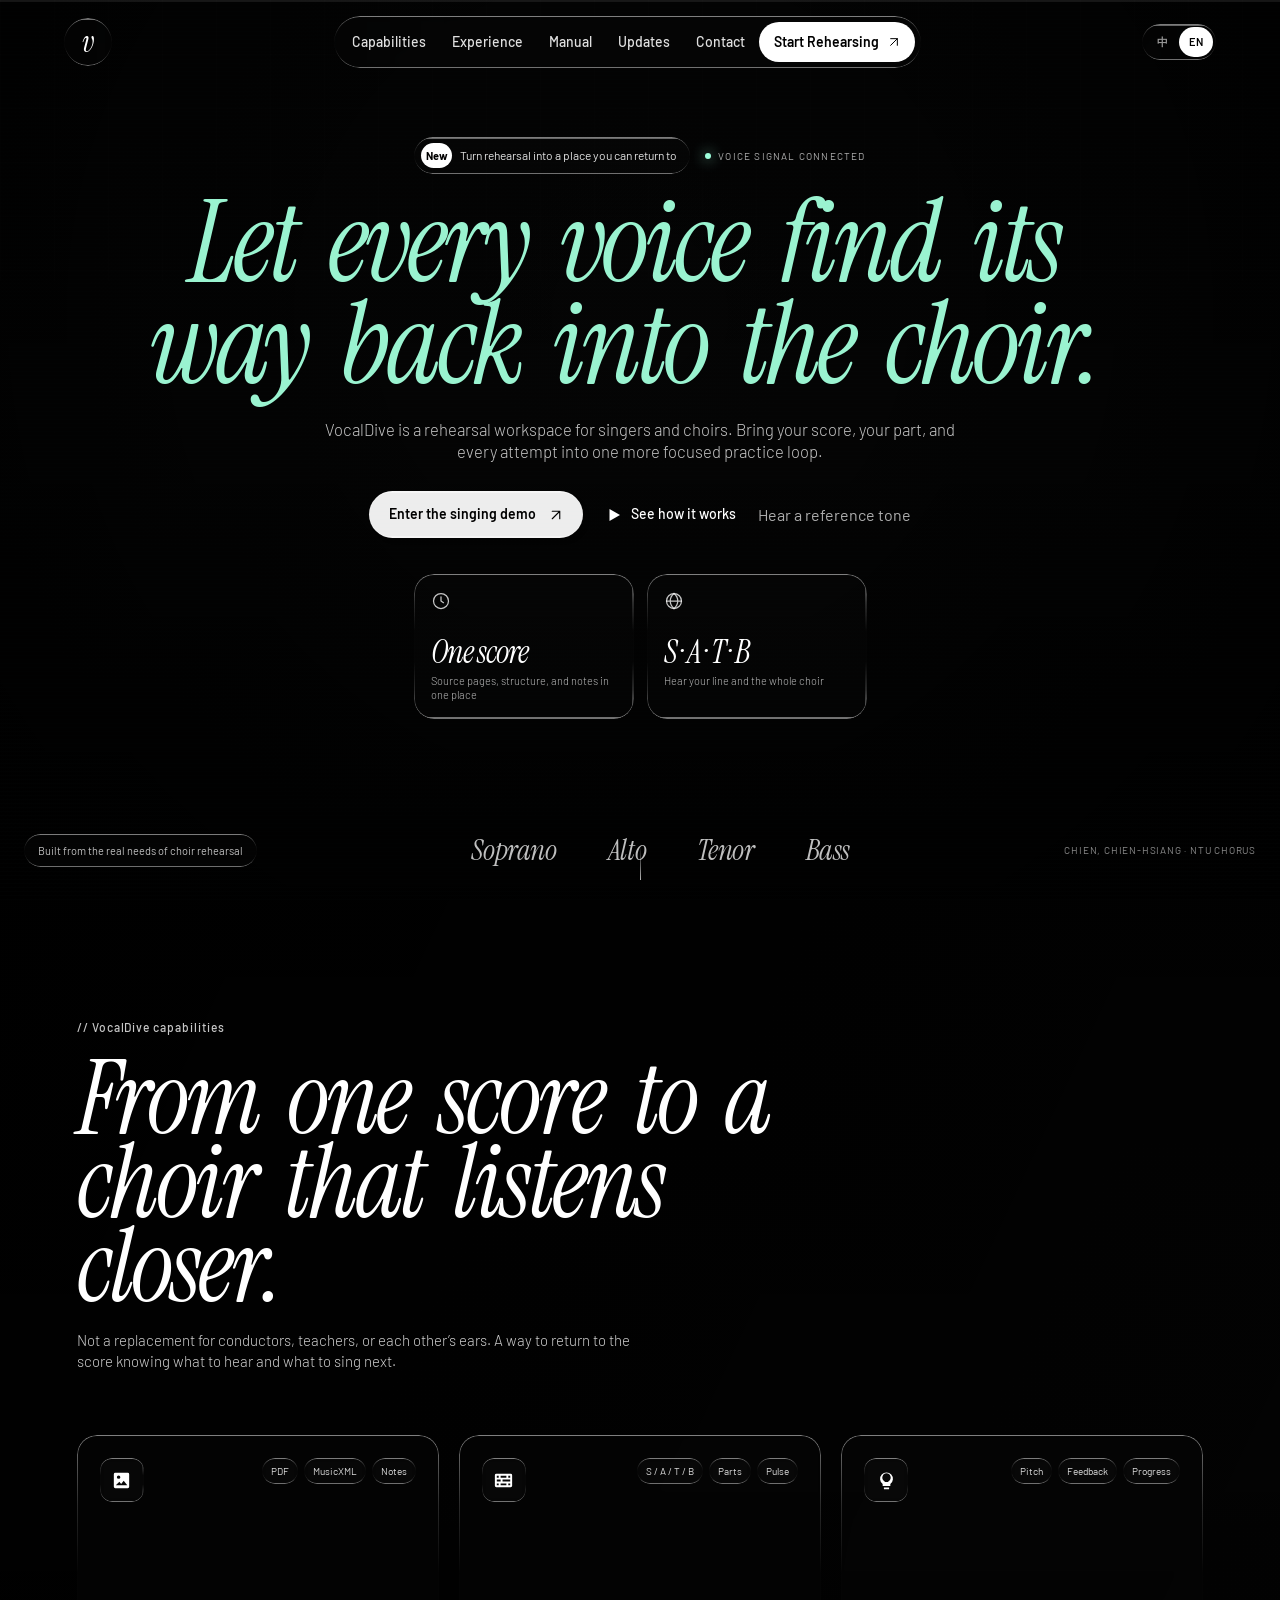
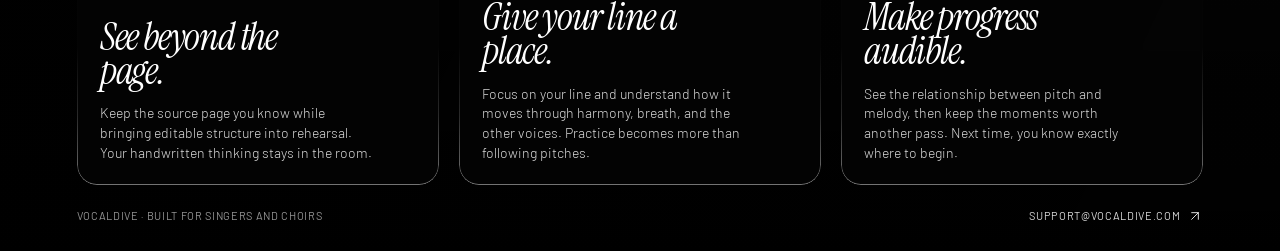
<file: docs/index.html>
<!doctype html>
<html lang="zh-Hant" data-title-zh="VocalDive 聲潛" data-title-en="VocalDive">
<head>
  <meta charset="utf-8">
  <meta name="viewport" content="width=device-width, initial-scale=1">
  <meta name="description" data-zh="VocalDive 聲潛：把樂譜、聲部與練習回饋帶進同一個有節奏的合唱工作區。" data-en="VocalDive brings scores, voice parts, and rehearsal feedback into one cinematic choir workspace." content="">
  <meta name="theme-color" content="#000000">
  <title>VocalDive 聲潛</title>
  <link rel="preconnect" href="https://fonts.googleapis.com">
  <link rel="preconnect" href="https://fonts.gstatic.com" crossorigin>
  <link href="https://fonts.googleapis.com/css2?family=Barlow:wght@300;400;500;600&family=Instrument+Serif:ital@0;1&display=swap" rel="stylesheet">
  <link rel="stylesheet" href="site.css">
  <link rel="stylesheet" href="landing.css">
</head>
<body class="landing-page">
  <div class="landing-progress" aria-hidden="true"><span></span></div>

  <nav class="landing-nav" aria-label="Primary navigation">
    <a class="landing-mark liquid-glass" href="index.html" aria-label="VocalDive home">v</a>
    <div class="landing-nav-center liquid-glass" aria-label="Site links">
      <a href="#capabilities" data-zh="能力" data-en="Capabilities">能力</a>
      <a href="demo.html#try" data-zh="體驗" data-en="Experience">體驗</a>
      <a href="manual.html" data-zh="手冊" data-en="Manual">手冊</a>
      <a href="changelog.html" data-zh="更新" data-en="Updates">更新</a>
      <a href="mailto:support@vocaldive.com" data-zh="聯絡" data-en="Contact">聯絡</a>
      <a class="nav-project" href="demo.html#try"><span data-zh="開始練習" data-en="Start Rehearsing">開始練習</span><svg viewBox="0 0 24 24" aria-hidden="true"><path d="M7 17 17 7M7 7h10v10"/></svg></a>
    </div>
    <div class="landing-nav-tools">
      <div class="landing-language liquid-glass" aria-label="Language">
        <button type="button" data-lang-button="zh-Hant">中</button>
        <button type="button" data-lang-button="en">EN</button>
      </div>
      <button class="landing-menu liquid-glass" type="button" aria-expanded="false" aria-label="Open navigation"><span></span><span></span></button>
    </div>
  </nav>

  <main>
    <section class="landing-section landing-hero" id="top">
      <div class="landing-video-shell" aria-hidden="true">
        <video class="fading-video hero-video" data-fading-video src="https://d8j0ntlcm91z4.cloudfront.net/user_38xzZboKViGWJOttwIXH07lWA1P/hf_20260619_191346_9d19d66e-86a4-47f7-8dc6-712c1788c3b2.mp4" autoplay muted playsinline preload="auto"></video>
      </div>
      <div class="landing-vignette" aria-hidden="true"></div>
      <div class="landing-noise" aria-hidden="true"></div>

      <div class="hero-content">
        <div class="hero-status" data-motion data-delay="0.2">
          <span class="liquid-glass hero-badge"><b data-zh="新" data-en="New">新</b><span data-zh="把排練變成一段可回到的旅程" data-en="Turn rehearsal into a place you can return to">把排練變成一段可回到的旅程</span></span>
          <span class="hero-signal"><i></i><span data-zh="聲部訊號已連線" data-en="VOICE SIGNAL CONNECTED">聲部訊號已連線</span></span>
        </div>

        <h1 class="hero-title" data-motion data-delay="0.35" data-blur-text data-zh="讓每一個聲部，找到回到合唱的路。" data-en="Let every voice find its way back into the choir.">讓每一個聲部，找到回到合唱的路。</h1>

        <p class="hero-lead" data-motion data-delay="0.65" data-zh="VocalDive 是為歌者與合唱團打造的排練工作區。把手上的樂譜、你的聲部與一次次演唱，放進同一個更專注的練習循環。" data-en="VocalDive is a rehearsal workspace for singers and choirs. Bring your score, your part, and every attempt into one more focused practice loop.">VocalDive 是為歌者與合唱團打造的排練工作區。把手上的樂譜、你的聲部與一次次演唱，放進同一個更專注的練習循環。</p>

        <div class="hero-actions" data-motion data-delay="0.85">
          <a class="liquid-glass-strong hero-primary" href="demo.html#try"><span data-zh="開始唱歌示範" data-en="Enter the singing demo">開始唱歌示範</span><svg viewBox="0 0 24 24" aria-hidden="true"><path d="M7 17 17 7M7 7h10v10"/></svg></a>
          <a class="hero-secondary" href="manual.html"><svg class="play-icon" viewBox="0 0 24 24" aria-hidden="true"><path d="m6 4 14 8-14 8z"/></svg><span data-zh="看看如何開始" data-en="See how it works">看看如何開始</span></a>
          <button class="hero-tone" type="button" data-landing-tone="523.25" data-zh="聽參考音" data-en="Hear a reference tone"><span class="tone-ring"></span><span data-zh="聽參考音" data-en="Hear a reference tone">聽參考音</span></button>
        </div>

        <div class="hero-stats" data-motion data-delay="1.05">
          <article class="liquid-glass stat-card"><svg viewBox="0 0 24 24" aria-hidden="true"><circle cx="12" cy="12" r="9"/><path d="M12 7v5l3 2"/></svg><strong>One score</strong><span data-zh="把原稿、結構與註記放在一起" data-en="Source pages, structure, and notes in one place">把原稿、結構與註記放在一起</span></article>
          <article class="liquid-glass stat-card"><svg viewBox="0 0 24 24" aria-hidden="true"><circle cx="12" cy="12" r="9"/><path d="M3 12h18M12 3c3 2.4 4.5 5.4 4.5 9S15 18.6 12 21M12 3C9 5.4 7.5 8.4 7.5 12S9 18.6 12 21"/></svg><strong>S · A · T · B</strong><span data-zh="聽見自己的線，也聽見整體" data-en="Hear your line and the whole choir">聽見自己的線，也聽見整體</span></article>
        </div>
      </div>

      <div class="hero-trust" data-motion data-delay="1.2">
        <span class="liquid-glass trust-caption" data-zh="由合唱團排練的真實需要出發" data-en="Built from the real needs of choir rehearsal">由合唱團排練的真實需要出發</span>
        <div class="trust-voices" aria-label="Voice parts"><span>Soprano</span><span>Alto</span><span>Tenor</span><span>Bass</span></div>
        <span class="trust-maker" data-zh="Chien, Chien-Hsiang · NTU Chorus" data-en="Chien, Chien-Hsiang · NTU Chorus">Chien, Chien-Hsiang · NTU Chorus</span>
      </div>
      <a class="hero-scroll" href="#capabilities" aria-label="Scroll to capabilities"><span></span></a>
    </section>

    <section class="landing-section landing-capabilities" id="capabilities">
      <div class="landing-video-shell" aria-hidden="true">
        <video class="fading-video capability-video" data-fading-video src="https://d8j0ntlcm91z4.cloudfront.net/user_38xzZboKViGWJOttwIXH07lWA1P/hf_20260622_093722_ccfc7ebf-182f-419f-8a62-2dc02db7dd9d.mp4" autoplay muted playsinline preload="auto"></video>
      </div>
      <div class="capability-wash" aria-hidden="true"></div>
      <div class="capability-content">
        <header class="capability-header" data-motion>
          <div class="capability-kicker" data-zh="// VocalDive capabilities" data-en="// VocalDive capabilities">// VocalDive capabilities</div>
          <h2 data-blur-text data-zh="從一頁樂譜，走到一次更靠近彼此的演唱。" data-en="From one score to a choir that listens closer.">從一頁樂譜，走到一次更靠近彼此的演唱。</h2>
          <p data-zh="不是取代指揮、老師或團員的耳朵；而是讓每一次回到樂譜時，都知道下一步要聽什麼、唱什麼。" data-en="Not a replacement for conductors, teachers, or each other’s ears. A way to return to the score knowing what to hear and what to sing next.">不是取代指揮、老師或團員的耳朵；而是讓每一次回到樂譜時，都知道下一步要聽什麼、唱什麼。</p>
        </header>

        <div class="capability-grid">
          <article class="liquid-glass capability-card" data-motion data-delay="0.12">
            <div class="capability-top"><span class="liquid-glass icon-tile"><svg class="filled-icon" viewBox="0 0 24 24" aria-hidden="true"><path d="M4 5.5A1.5 1.5 0 0 1 5.5 4h13A1.5 1.5 0 0 1 20 5.5v13a1.5 1.5 0 0 1-1.5 1.5h-13A1.5 1.5 0 0 1 4 18.5zM6 17h12l-3.7-4.8-2.7 3.4-1.8-2.2zM9 10.3A1.8 1.8 0 1 0 9 6.7a1.8 1.8 0 0 0 0 3.6z"/></svg></span><div class="capability-tags"><span class="liquid-glass">PDF</span><span class="liquid-glass">MusicXML</span><span class="liquid-glass" data-zh="註記" data-en="Notes">註記</span></div></div>
            <div class="capability-bottom"><h3 data-zh="看見樂譜的下一層。" data-en="See beyond the page.">看見樂譜的下一層。</h3><p data-zh="保留熟悉的原始頁面，同時把可編修的結構帶進排練。你的手寫記號不會被科技抹掉。" data-en="Keep the source page you know while bringing editable structure into rehearsal. Your handwritten thinking stays in the room.">保留熟悉的原始頁面，同時把可編修的結構帶進排練。你的手寫記號不會被科技抹掉。</p></div>
          </article>
          <article class="liquid-glass capability-card" data-motion data-delay="0.24">
            <div class="capability-top"><span class="liquid-glass icon-tile"><svg class="filled-icon" viewBox="0 0 24 24" aria-hidden="true"><path d="M3 6.5A1.5 1.5 0 0 1 4.5 5h15A1.5 1.5 0 0 1 21 6.5v11a1.5 1.5 0 0 1-1.5 1.5h-15A1.5 1.5 0 0 1 3 17.5zM5 7v2h2V7zm4 0v2h6V7zm8 0v2h2V7zM5 11v2h4v-2zm6 0v2h8v-2zM5 15v2h2v-2zm4 0v2h6v-2zm8 0v2h2v-2z"/></svg></span><div class="capability-tags"><span class="liquid-glass">S / A / T / B</span><span class="liquid-glass" data-zh="聲部" data-en="Parts">聲部</span><span class="liquid-glass" data-zh="節拍" data-en="Pulse">節拍</span></div></div>
            <div class="capability-bottom"><h3 data-zh="讓你的聲部被聽見。" data-en="Give your line a place.">讓你的聲部被聽見。</h3><p data-zh="聚焦自己的線，理解它如何穿過和聲、呼吸與其他聲部。練習不再只是跟著一串音高跑。" data-en="Focus on your line and understand how it moves through harmony, breath, and the other voices. Practice becomes more than following pitches.">聚焦自己的線，理解它如何穿過和聲、呼吸與其他聲部。練習不再只是跟著一串音高跑。</p></div>
          </article>
          <article class="liquid-glass capability-card" data-motion data-delay="0.36">
            <div class="capability-top"><span class="liquid-glass icon-tile"><svg class="filled-icon" viewBox="0 0 24 24" aria-hidden="true"><path d="M9.3 21h5.4v-1.6H9.3zM8 17.8h8v-2.1a6.7 6.7 0 1 0-8 0zM12 4.5a4.4 4.4 0 0 1 2.6 7.9l-.8.6v.5h-3.6V13l-.8-.6A4.4 4.4 0 0 1 12 4.5z"/></svg></span><div class="capability-tags"><span class="liquid-glass" data-zh="音準" data-en="Pitch">音準</span><span class="liquid-glass" data-zh="回饋" data-en="Feedback">回饋</span><span class="liquid-glass" data-zh="進度" data-en="Progress">進度</span></div></div>
            <div class="capability-bottom"><h3 data-zh="把進步變得可感覺。" data-en="Make progress audible.">把進步變得可感覺。</h3><p data-zh="看見音準與旋律的關係，留下值得再唱一次的片段。下一次回來，你會知道該從哪裡開始。" data-en="See the relationship between pitch and melody, then keep the moments worth another pass. Next time, you know exactly where to begin.">看見音準與旋律的關係，留下值得再唱一次的片段。下一次回來，你會知道該從哪裡開始。</p></div>
          </article>
        </div>

        <footer class="capability-footer" data-motion data-delay="0.45"><span data-zh="VocalDive 聲潛 · 為歌者與合唱團打造" data-en="VocalDive · Built for singers and choirs">VocalDive 聲潛 · 為歌者與合唱團打造</span><a href="mailto:support@vocaldive.com">support@vocaldive.com <svg viewBox="0 0 24 24" aria-hidden="true"><path d="M7 17 17 7M7 7h10v10"/></svg></a></footer>
      </div>
    </section>
  </main>

  <script src="i18n.js"></script>
  <script src="landing.js"></script>
</body>
</html>
</file>
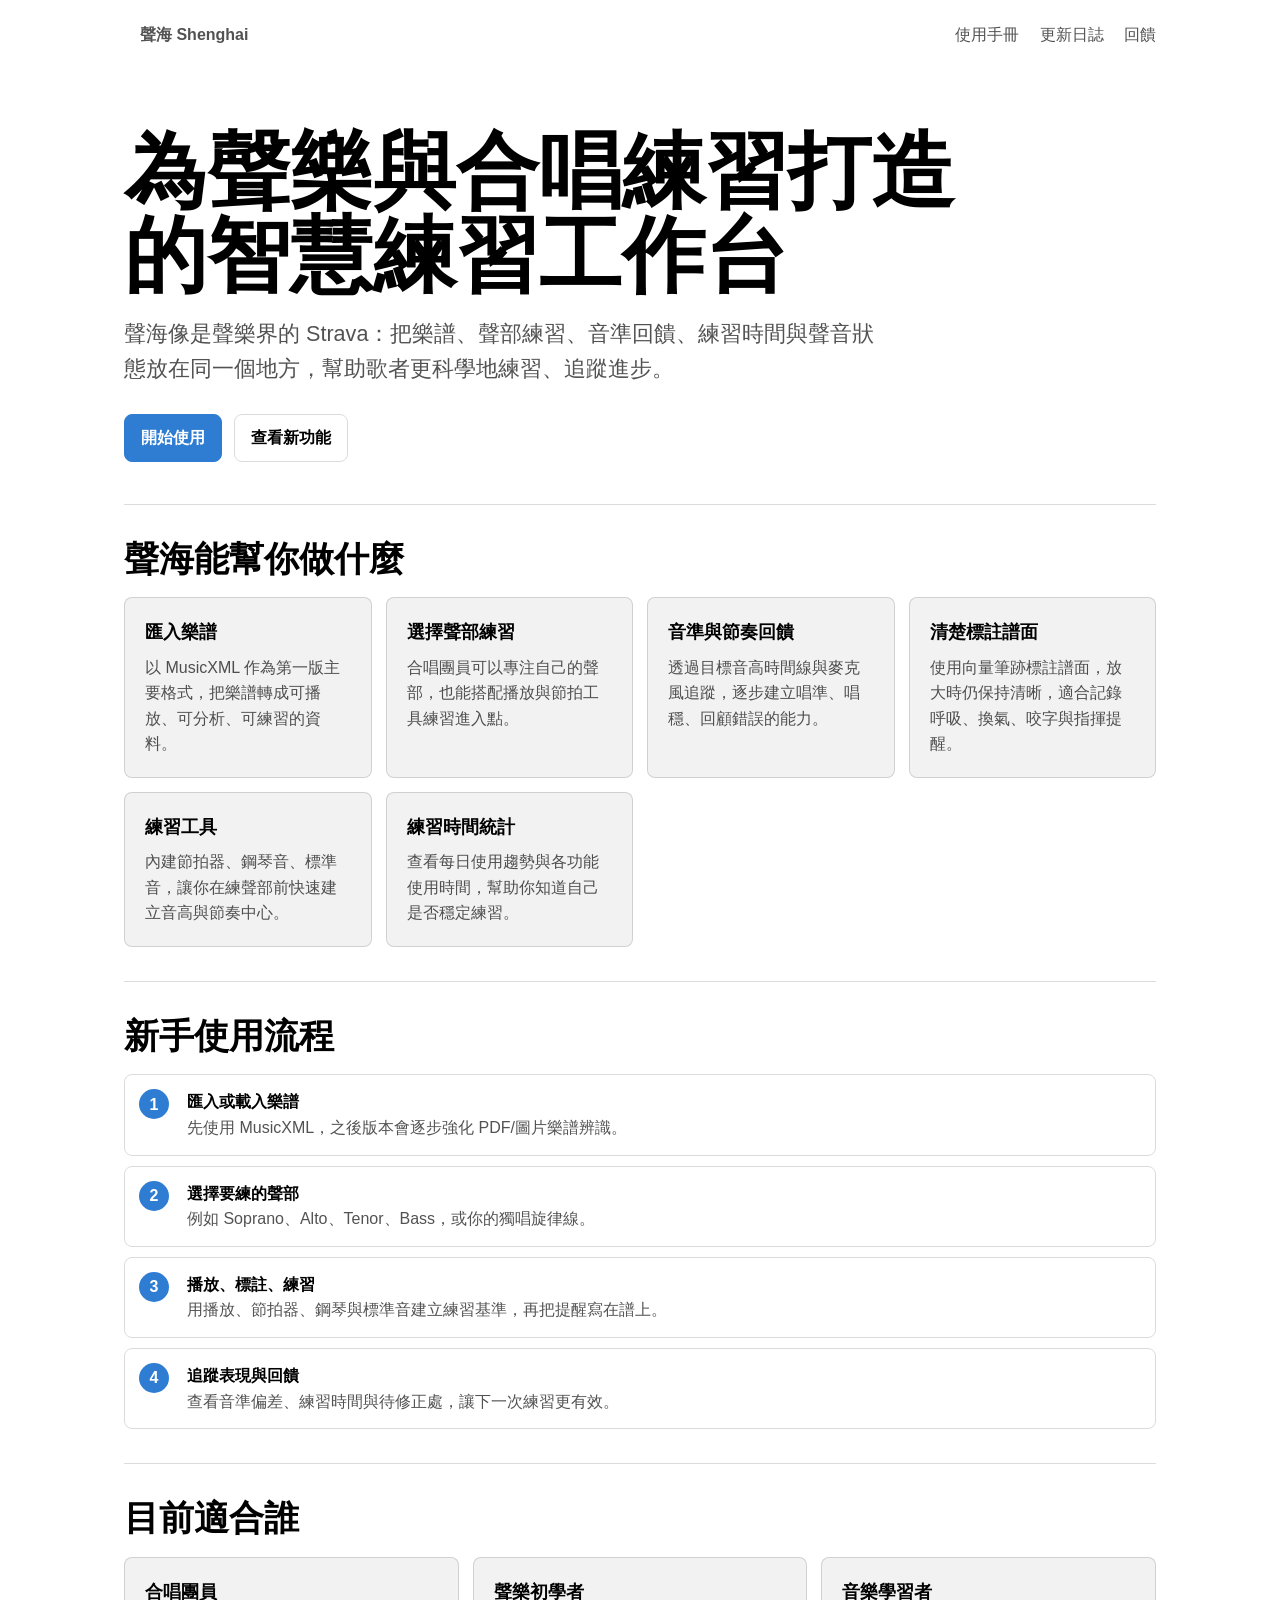
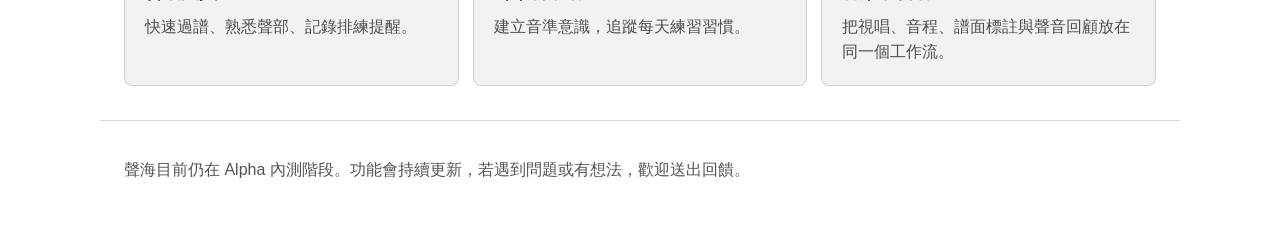
<file: docs/site/index.html>
<!doctype html>
<html lang="zh-Hant">
<head>
  <meta charset="utf-8">
  <meta name="viewport" content="width=device-width, initial-scale=1">
  <title>聲海 Shenghai</title>
  <meta name="description" content="聲海是為聲樂與合唱練習打造的智慧練習工具，協助歌者匯入樂譜、練聲部、追蹤音準與回顧練習。">
  <style>
    :root {
      color-scheme: light dark;
      font-family: -apple-system, BlinkMacSystemFont, "Segoe UI", sans-serif;
      line-height: 1.6;
      --muted: color-mix(in srgb, CanvasText 68%, transparent);
      --line: color-mix(in srgb, CanvasText 14%, transparent);
      --surface: color-mix(in srgb, CanvasText 5%, transparent);
      --accent: #2f7dd3;
    }
    * { box-sizing: border-box; }
    body {
      margin: 0;
      background: Canvas;
      color: CanvasText;
    }
    header, main, footer {
      max-width: 1080px;
      margin: 0 auto;
      padding: 0 24px;
    }
    nav {
      display: flex;
      align-items: center;
      justify-content: space-between;
      gap: 16px;
      padding: 22px 24px;
      max-width: 1080px;
      margin: 0 auto;
    }
    nav a {
      color: inherit;
      text-decoration: none;
      margin-left: 16px;
      color: var(--muted);
    }
    nav a:hover { color: CanvasText; }
    .brand {
      font-weight: 800;
      letter-spacing: 0;
    }
    .hero {
      padding: 60px 24px 42px;
    }
    h1 {
      font-size: clamp(2.4rem, 7vw, 5.2rem);
      line-height: 1.02;
      margin: 0 0 18px;
      letter-spacing: 0;
      max-width: 900px;
    }
    .lead {
      font-size: clamp(1.08rem, 2vw, 1.35rem);
      color: var(--muted);
      max-width: 760px;
      margin: 0 0 28px;
    }
    .actions {
      display: flex;
      flex-wrap: wrap;
      gap: 12px;
    }
    .button {
      display: inline-flex;
      align-items: center;
      justify-content: center;
      min-height: 44px;
      padding: 10px 16px;
      border-radius: 8px;
      border: 1px solid var(--line);
      color: inherit;
      text-decoration: none;
      font-weight: 700;
    }
    .primary {
      background: var(--accent);
      border-color: var(--accent);
      color: white;
    }
    section {
      padding: 34px 0;
      border-top: 1px solid var(--line);
    }
    h2 {
      font-size: clamp(1.6rem, 3vw, 2.2rem);
      line-height: 1.15;
      margin: 0 0 18px;
    }
    .grid {
      display: grid;
      grid-template-columns: repeat(auto-fit, minmax(240px, 1fr));
      gap: 14px;
    }
    .card {
      padding: 20px;
      border: 1px solid var(--line);
      border-radius: 8px;
      background: var(--surface);
    }
    .card h3 {
      margin: 0 0 8px;
      font-size: 1.1rem;
    }
    .card p {
      margin: 0;
      color: var(--muted);
    }
    .flow {
      display: grid;
      gap: 10px;
      counter-reset: step;
    }
    .step {
      display: grid;
      grid-template-columns: 36px 1fr;
      gap: 12px;
      align-items: start;
      padding: 14px;
      border: 1px solid var(--line);
      border-radius: 8px;
    }
    .step::before {
      counter-increment: step;
      content: counter(step);
      width: 30px;
      height: 30px;
      border-radius: 50%;
      display: grid;
      place-items: center;
      background: var(--accent);
      color: white;
      font-weight: 800;
    }
    .step strong { display: block; }
    .step span { color: var(--muted); }
    footer {
      padding: 36px 24px 48px;
      color: var(--muted);
      border-top: 1px solid var(--line);
    }
  </style>
</head>
<body>
  <nav aria-label="Main navigation">
    <a class="brand" href="index.html">聲海 Shenghai</a>
    <div>
      <a href="manual.html">使用手冊</a>
      <a href="changelog.html">更新日誌</a>
      <a href="https://github.com/Chein-Shawn/shenghai/issues/new">回饋</a>
    </div>
  </nav>

  <header class="hero">
    <h1>為聲樂與合唱練習打造的智慧練習工作台</h1>
    <p class="lead">聲海像是聲樂界的 Strava：把樂譜、聲部練習、音準回饋、練習時間與聲音狀態放在同一個地方，幫助歌者更科學地練習、追蹤進步。</p>
    <div class="actions">
      <a class="button primary" href="manual.html">開始使用</a>
      <a class="button" href="changelog.html">查看新功能</a>
    </div>
  </header>

  <main>
    <section>
      <h2>聲海能幫你做什麼</h2>
      <div class="grid">
        <article class="card">
          <h3>匯入樂譜</h3>
          <p>以 MusicXML 作為第一版主要格式，把樂譜轉成可播放、可分析、可練習的資料。</p>
        </article>
        <article class="card">
          <h3>選擇聲部練習</h3>
          <p>合唱團員可以專注自己的聲部，也能搭配播放與節拍工具練習進入點。</p>
        </article>
        <article class="card">
          <h3>音準與節奏回饋</h3>
          <p>透過目標音高時間線與麥克風追蹤，逐步建立唱準、唱穩、回顧錯誤的能力。</p>
        </article>
        <article class="card">
          <h3>清楚標註譜面</h3>
          <p>使用向量筆跡標註譜面，放大時仍保持清晰，適合記錄呼吸、換氣、咬字與指揮提醒。</p>
        </article>
        <article class="card">
          <h3>練習工具</h3>
          <p>內建節拍器、鋼琴音、標準音，讓你在練聲部前快速建立音高與節奏中心。</p>
        </article>
        <article class="card">
          <h3>練習時間統計</h3>
          <p>查看每日使用趨勢與各功能使用時間，幫助你知道自己是否穩定練習。</p>
        </article>
      </div>
    </section>

    <section>
      <h2>新手使用流程</h2>
      <div class="flow">
        <div class="step">
          <div><strong>匯入或載入樂譜</strong><span>先使用 MusicXML，之後版本會逐步強化 PDF/圖片樂譜辨識。</span></div>
        </div>
        <div class="step">
          <div><strong>選擇要練的聲部</strong><span>例如 Soprano、Alto、Tenor、Bass，或你的獨唱旋律線。</span></div>
        </div>
        <div class="step">
          <div><strong>播放、標註、練習</strong><span>用播放、節拍器、鋼琴與標準音建立練習基準，再把提醒寫在譜上。</span></div>
        </div>
        <div class="step">
          <div><strong>追蹤表現與回饋</strong><span>查看音準偏差、練習時間與待修正處，讓下一次練習更有效。</span></div>
        </div>
      </div>
    </section>

    <section>
      <h2>目前適合誰</h2>
      <div class="grid">
        <article class="card">
          <h3>合唱團員</h3>
          <p>快速過譜、熟悉聲部、記錄排練提醒。</p>
        </article>
        <article class="card">
          <h3>聲樂初學者</h3>
          <p>建立音準意識，追蹤每天練習習慣。</p>
        </article>
        <article class="card">
          <h3>音樂學習者</h3>
          <p>把視唱、音程、譜面標註與聲音回顧放在同一個工作流。</p>
        </article>
      </div>
    </section>
  </main>

  <footer>
    聲海目前仍在 Alpha 內測階段。功能會持續更新，若遇到問題或有想法，歡迎送出回饋。
  </footer>
</body>
</html>
</file>
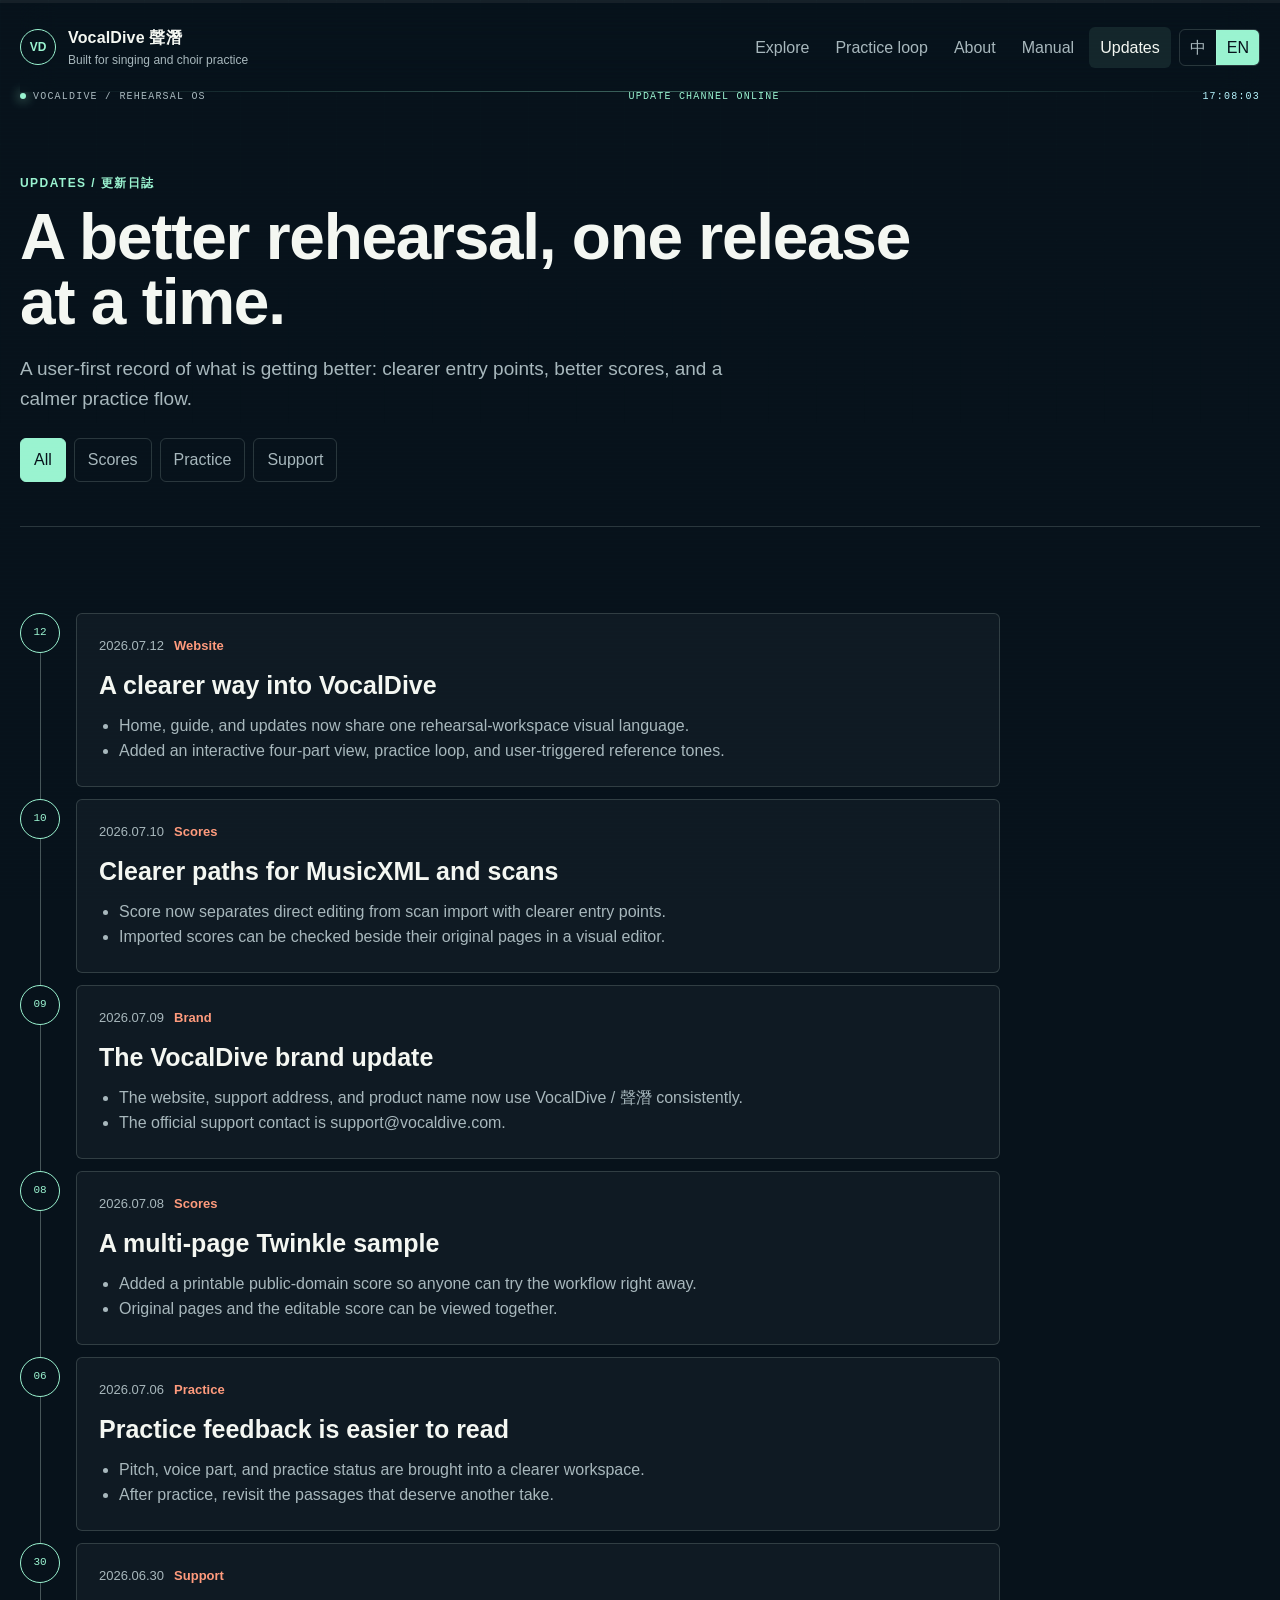
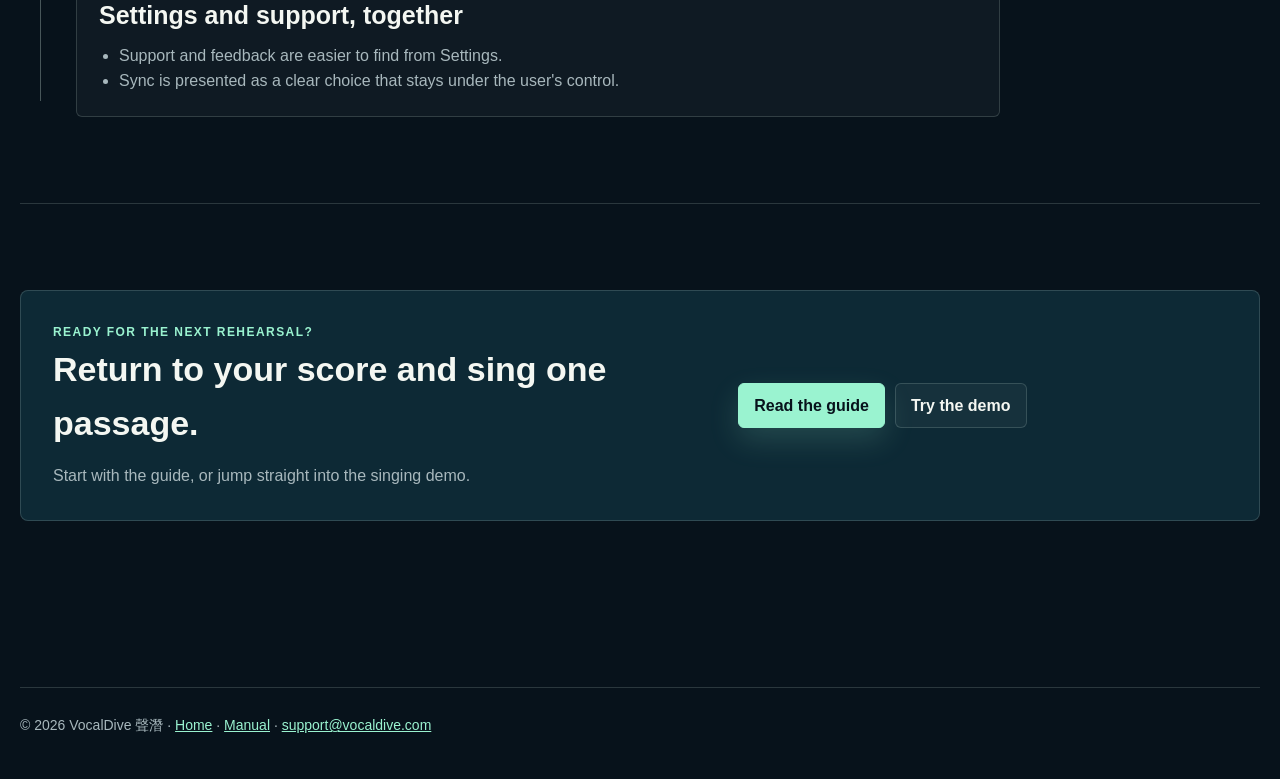
<file: docs/changelog.html>
<!doctype html>
<html lang="zh-Hant" data-title-zh="VocalDive 更新日誌" data-title-en="VocalDive Updates">
<head>
  <meta charset="utf-8">
  <meta name="viewport" content="width=device-width, initial-scale=1">
  <meta name="description" data-zh="VocalDive 聲潛更新日誌：查看樂譜、練習與支援體驗的最新改進。" data-en="VocalDive updates: see what is improving across scores, practice, and support."><meta name="theme-color" content="#07121b">
  <title>VocalDive 更新日誌</title>
  <link rel="stylesheet" href="site.css">
</head>
<body>
  <div class="site-progress" aria-hidden="true"><span></span></div>
  <nav class="site-nav" aria-label="Primary navigation">
    <a class="brand-lockup" href="index.html"><span class="brand-mark">VD</span><span><b class="brand-name">VocalDive 聲潛</b><small class="brand-sub" data-zh="為聲樂與合唱練習打造" data-en="Built for singing and choir practice">為聲樂與合唱練習打造</small></span></a>
    <button class="nav-menu" type="button" aria-expanded="false" aria-label="Open navigation">Menu</button>
    <div class="nav-actions"><div class="nav-links"><a href="index.html#features" data-zh="功能" data-en="Explore">功能</a><a href="index.html#practice-loop" data-zh="練習流程" data-en="Practice loop">練習流程</a><a href="index.html#about" data-zh="關於我們" data-en="About">關於我們</a><a href="manual.html" data-zh="手冊" data-en="Manual">手冊</a><a href="changelog.html" aria-current="page" data-zh="更新" data-en="Updates">更新</a></div><div class="language-switch" aria-label="Language"><button type="button" data-lang-button="zh-Hant">中</button><button type="button" data-lang-button="en">EN</button></div></div>
  </nav>
  <div class="site-telemetry" aria-label="VocalDive system status"><span><i class="telemetry-dot"></i> VOCALDIVE / REHEARSAL OS</span><span class="telemetry-status" data-zh="更新頻道連線" data-en="UPDATE CHANNEL ONLINE">更新頻道連線</span><span class="telemetry-clock" data-live-clock>--:--:--</span></div>

  <main class="site-main">
    <header class="page-hero reveal"><div class="kicker">UPDATES / 更新日誌</div><h1 data-zh="每一次更新，都讓排練更順。" data-en="A better rehearsal, one release at a time.">每一次更新，都讓排練更順。</h1><p class="lead" data-zh="這裡記錄 VocalDive 對使用者真正有感的改進：更清楚的入口、更好用的樂譜、更安心的練習流程。" data-en="A user-first record of what is getting better: clearer entry points, better scores, and a calmer practice flow.">這裡記錄 VocalDive 對使用者真正有感的改進：更清楚的入口、更好用的樂譜、更安心的練習流程。</p><div class="filters" role="group" aria-label="Filter updates"><button class="filter active" type="button" data-filter="all" data-zh="全部" data-en="All">全部</button><button class="filter" type="button" data-filter="score" data-zh="樂譜" data-en="Scores">樂譜</button><button class="filter" type="button" data-filter="practice" data-zh="練習" data-en="Practice">練習</button><button class="filter" type="button" data-filter="support" data-zh="支援" data-en="Support">支援</button></div></header>

    <section class="section reveal"><div class="timeline">
      <article class="timeline-entry" data-entry-kind="score"><div class="timeline-dot">12</div><div class="timeline-card"><div class="timeline-meta"><span>2026.07.12</span><span class="tag" data-zh="網站" data-en="Website">網站</span></div><h2 data-zh="新的 VocalDive 練習入口" data-en="A clearer way into VocalDive">新的 VocalDive 練習入口</h2><ul><li data-zh="首頁、手冊與更新日誌改成同一套排練工作區視覺。" data-en="Home, guide, and updates now share one rehearsal-workspace visual language.">首頁、手冊與更新日誌改成同一套排練工作區視覺。</li><li data-zh="新增四聲部互動視圖、練習流程和手動播放的參考音。" data-en="Added an interactive four-part view, practice loop, and user-triggered reference tones.">新增四聲部互動視圖、練習流程和手動播放的參考音。</li></ul></div></article>
      <article class="timeline-entry" data-entry-kind="score"><div class="timeline-dot">10</div><div class="timeline-card"><div class="timeline-meta"><span>2026.07.10</span><span class="tag" data-zh="樂譜" data-en="Scores">樂譜</span></div><h2 data-zh="MusicXML Editor 與 Scan to MusicXML 分流更清楚" data-en="Clearer paths for MusicXML and scans">MusicXML Editor 與 Scan to MusicXML 分流更清楚</h2><ul><li data-zh="Score 區把直接編修與掃描匯入分成明確入口。" data-en="Score now separates direct editing from scan import with clearer entry points.">Score 區把直接編修與掃描匯入分成明確入口。</li><li data-zh="匯入後可以在原始頁面與視覺化樂譜之間對照。" data-en="Imported scores can be checked beside their original pages in a visual editor.">匯入後可以在原始頁面與視覺化樂譜之間對照。</li></ul></div></article>
      <article class="timeline-entry" data-entry-kind="support"><div class="timeline-dot">09</div><div class="timeline-card"><div class="timeline-meta"><span>2026.07.09</span><span class="tag" data-zh="品牌" data-en="Brand">品牌</span></div><h2 data-zh="VocalDive / 聲潛品牌更新" data-en="The VocalDive brand update">VocalDive / 聲潛品牌更新</h2><ul><li data-zh="網站、支援信箱與產品名稱統一為 VocalDive / 聲潛。" data-en="The website, support address, and product name now use VocalDive / 聲潛 consistently.">網站、支援信箱與產品名稱統一為 VocalDive / 聲潛。</li><li data-zh="新的官方聯絡方式是 support@vocaldive.com。" data-en="The official support contact is support@vocaldive.com.">新的官方聯絡方式是 support@vocaldive.com。</li></ul></div></article>
      <article class="timeline-entry" data-entry-kind="score"><div class="timeline-dot">08</div><div class="timeline-card"><div class="timeline-meta"><span>2026.07.08</span><span class="tag" data-zh="樂譜" data-en="Scores">樂譜</span></div><h2 data-zh="加入多頁 Twinkle 範例" data-en="A multi-page Twinkle sample">加入多頁 Twinkle 範例</h2><ul><li data-zh="提供可列印的公開領域多頁樂譜，讓沒有曲譜的人也能立即試用流程。" data-en="Added a printable public-domain score so anyone can try the workflow right away.">提供可列印的公開領域多頁樂譜，讓沒有曲譜的人也能立即試用流程。</li><li data-zh="原始頁面與可編修樂譜可以一起查看。" data-en="Original pages and the editable score can be viewed together.">原始頁面與可編修樂譜可以一起查看。</li></ul></div></article>
      <article class="timeline-entry" data-entry-kind="practice"><div class="timeline-dot">06</div><div class="timeline-card"><div class="timeline-meta"><span>2026.07.06</span><span class="tag" data-zh="練習" data-en="Practice">練習</span></div><h2 data-zh="練習回饋更容易讀懂" data-en="Practice feedback is easier to read">練習回饋更容易讀懂</h2><ul><li data-zh="音準、聲部與練習狀態集中在清楚的工作區中。" data-en="Pitch, voice part, and practice status are brought into a clearer workspace.">音準、聲部與練習狀態集中在清楚的工作區中。</li><li data-zh="練習後可以回看需要再唱一次的段落。" data-en="After practice, revisit the passages that deserve another take.">練習後可以回看需要再唱一次的段落。</li></ul></div></article>
      <article class="timeline-entry" data-entry-kind="support"><div class="timeline-dot">30</div><div class="timeline-card"><div class="timeline-meta"><span>2026.06.30</span><span class="tag" data-zh="支援" data-en="Support">支援</span></div><h2 data-zh="設定與回饋入口整理" data-en="Settings and support, together">設定與回饋入口整理</h2><ul><li data-zh="使用者可以在設定中找到支援與回饋方式。" data-en="Support and feedback are easier to find from Settings.">使用者可以在設定中找到支援與回饋方式。</li><li data-zh="同步功能以清楚的選擇呈現，使用者可以自行決定。" data-en="Sync is presented as a clear choice that stays under the user's control.">同步功能以清楚的選擇呈現，使用者可以自行決定。</li></ul></div></article>
    </div></section>
    <section class="section reveal"><div class="quote-band"><div><div class="kicker" data-zh="想知道下一步？" data-en="Ready for the next rehearsal?">想知道下一步？</div><h2 data-zh="回到你的樂譜，唱一小段。" data-en="Return to your score and sing one passage.">回到你的樂譜，唱一小段。</h2><p data-zh="從手冊開始，或直接試用唱歌示範。" data-en="Start with the guide, or jump straight into the singing demo.">從手冊開始，或直接試用唱歌示範。</p></div><div class="actions" style="margin:0"><a class="button primary" href="manual.html" data-zh="閱讀手冊" data-en="Read the guide">閱讀手冊</a><a class="button" href="demo.html#try" data-zh="試用示範" data-en="Try the demo">試用示範</a></div></div></section>
  </main>
  <footer class="site-footer"><span>© 2026 VocalDive 聲潛</span> · <a href="index.html" data-zh="首頁" data-en="Home">首頁</a> · <a href="manual.html" data-zh="使用手冊" data-en="Manual">使用手冊</a> · <a href="mailto:support@vocaldive.com">support@vocaldive.com</a></footer>
  <script src="i18n.js"></script><script src="site.js"></script>
</body>
</html>
</file>
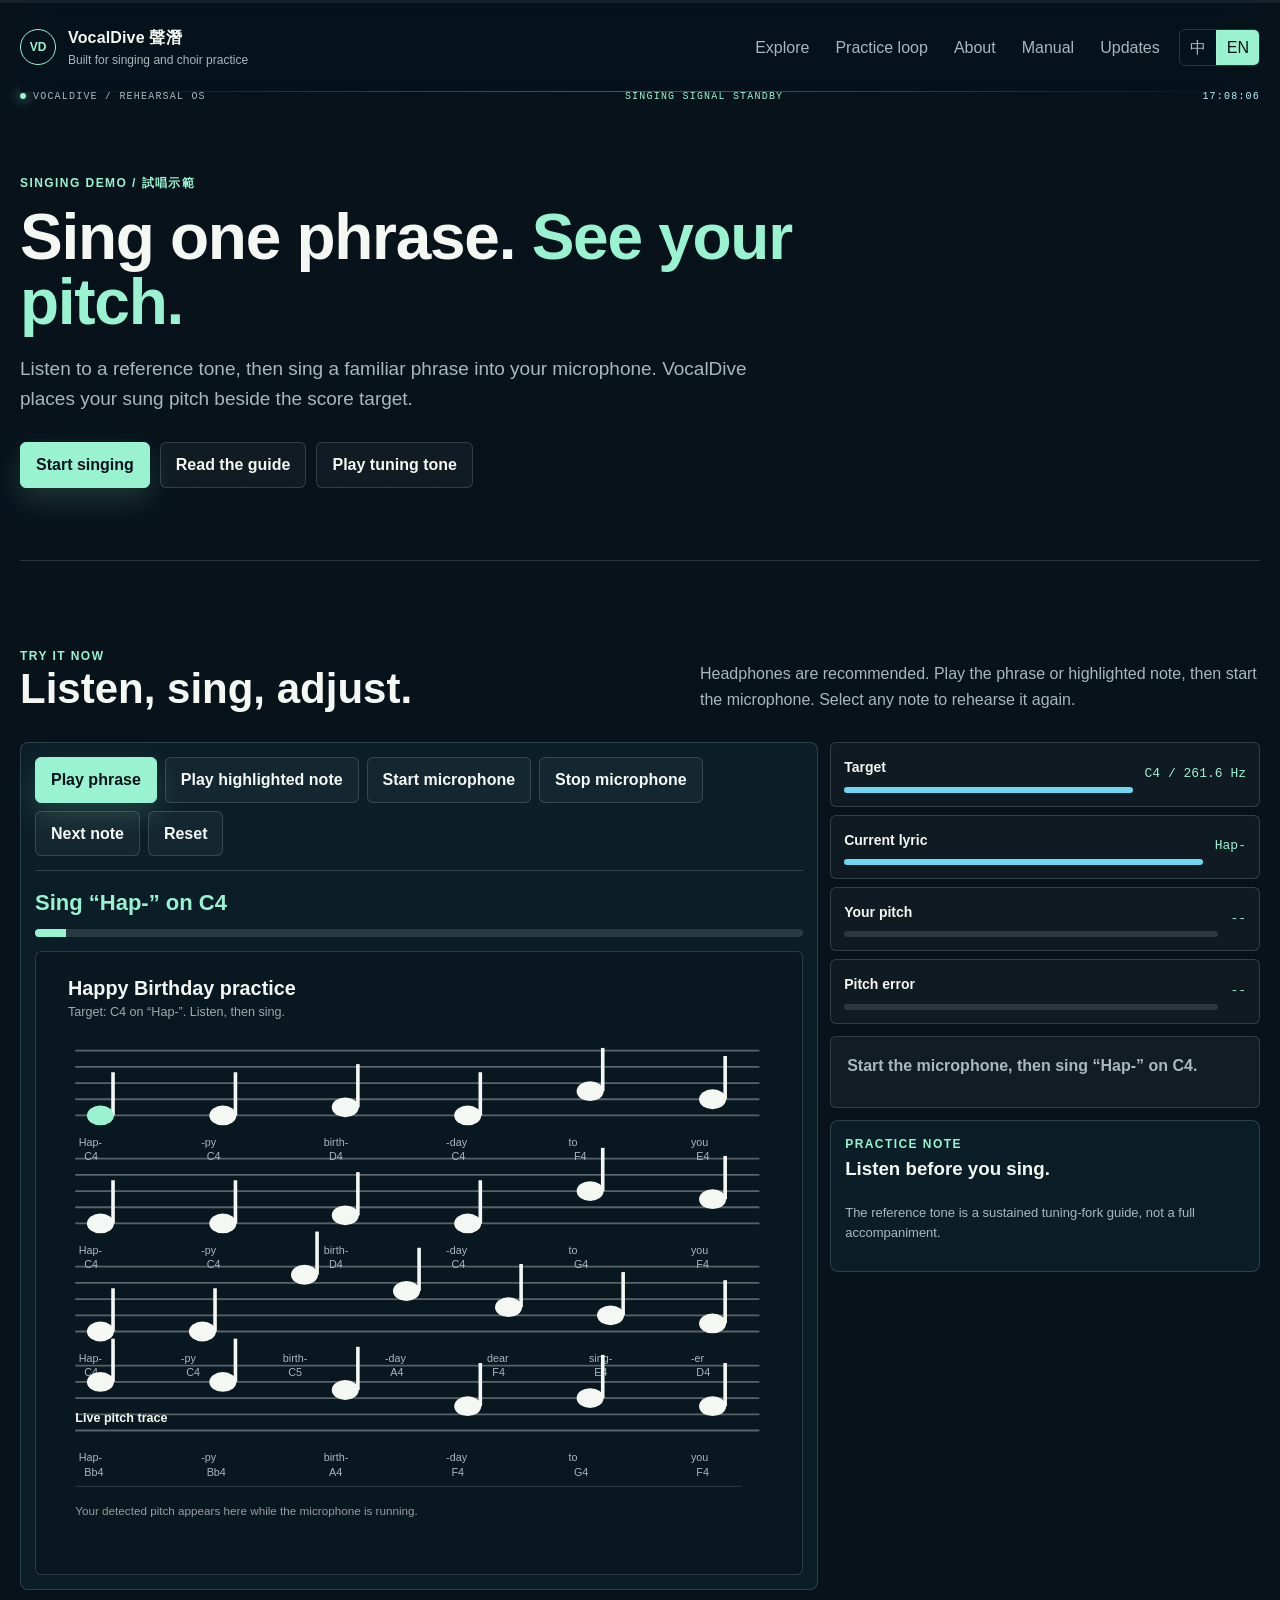
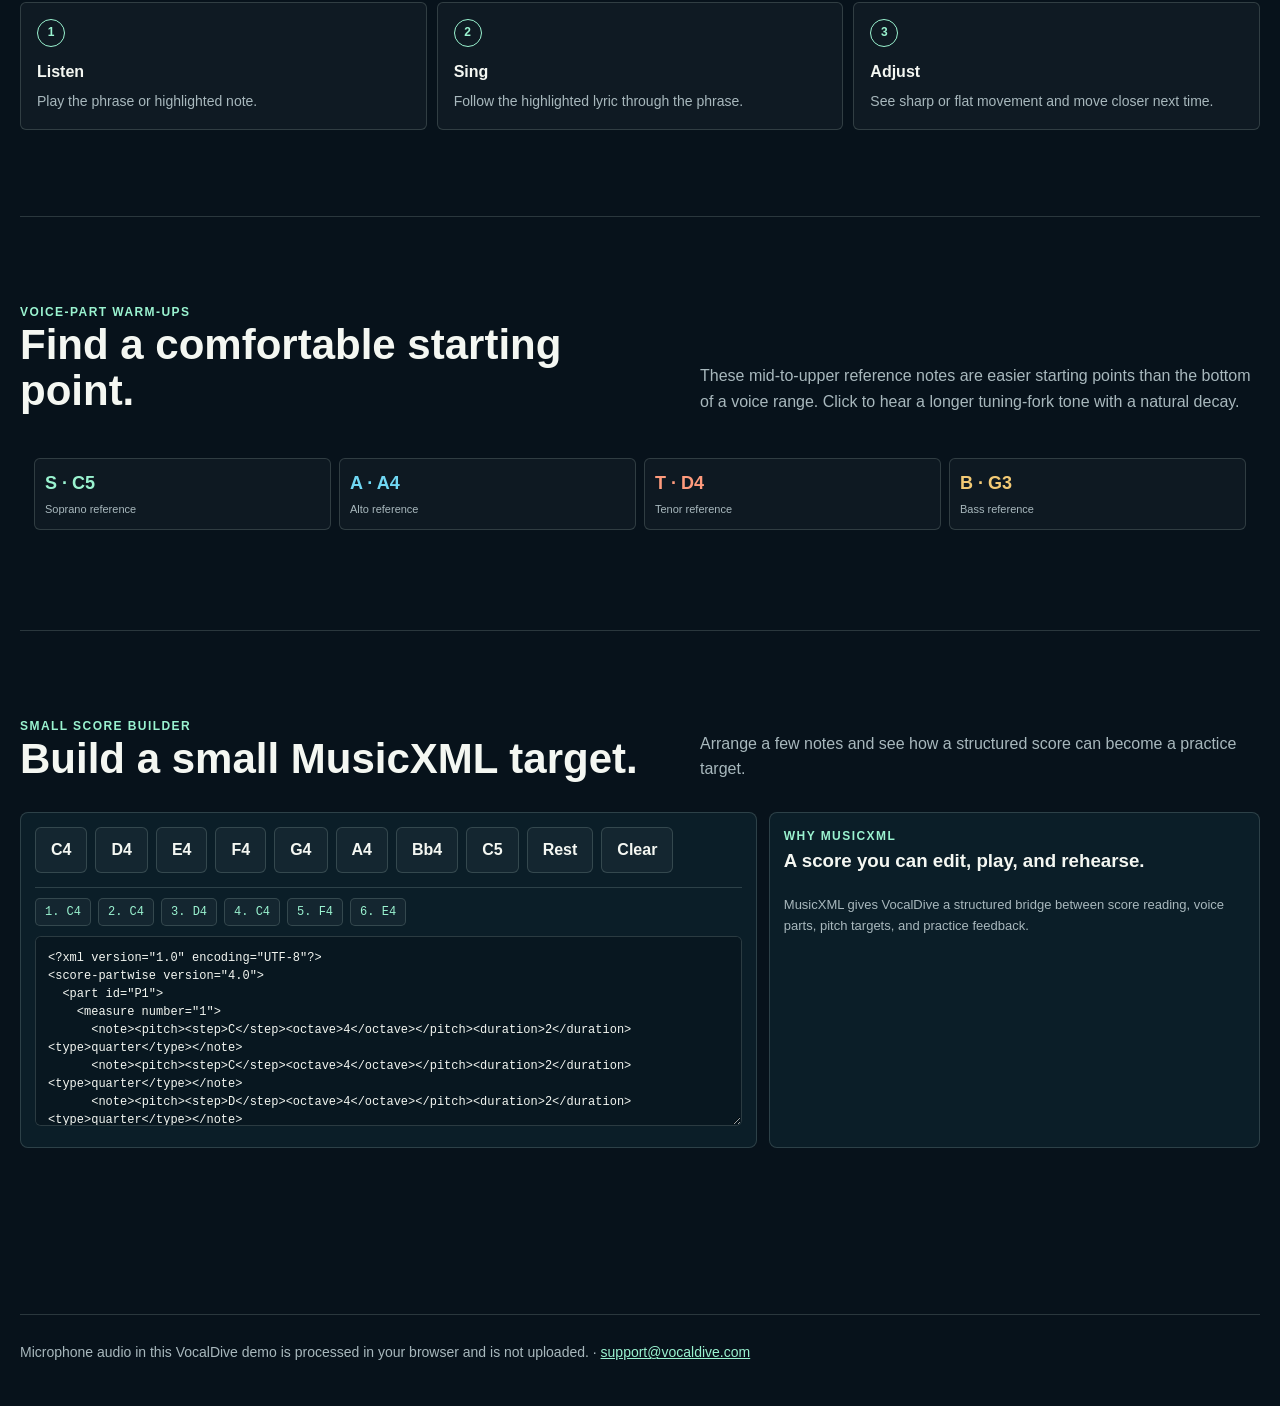
<file: docs/demo.html>
<!doctype html>
<html lang="zh-Hant" data-title-zh="VocalDive 試唱示範" data-title-en="VocalDive Singing Demo">
<head>
  <meta charset="utf-8">
  <meta name="viewport" content="width=device-width, initial-scale=1">
  <meta name="description" data-zh="在 VocalDive 試唱示範中聆聽參考音、跟唱一小段旋律，查看即時音準回饋。" data-en="Try VocalDive: listen to a reference tone, sing a short phrase, and see live pitch feedback." content="">
  <meta name="theme-color" content="#07121b">
  <title>VocalDive 試唱示範</title>
  <link rel="stylesheet" href="site.css">
</head>
<body>
  <div class="site-progress" aria-hidden="true"><span></span></div>
  <nav class="site-nav" aria-label="Primary navigation">
    <a class="brand-lockup" href="index.html"><span class="brand-mark">VD</span><span><b class="brand-name">VocalDive 聲潛</b><small class="brand-sub" data-zh="為聲樂與合唱練習打造" data-en="Built for singing and choir practice">為聲樂與合唱練習打造</small></span></a>
    <button class="nav-menu" type="button" aria-expanded="false" aria-label="Open navigation">Menu</button>
    <div class="nav-actions"><div class="nav-links"><a href="index.html#features" data-zh="功能" data-en="Explore">功能</a><a href="index.html#practice-loop" data-zh="練習流程" data-en="Practice loop">練習流程</a><a href="index.html#about" data-zh="關於我們" data-en="About">關於我們</a><a href="manual.html" data-zh="手冊" data-en="Manual">手冊</a><a href="changelog.html" data-zh="更新" data-en="Updates">更新</a></div><div class="language-switch" aria-label="Language"><button type="button" data-lang-button="zh-Hant">中</button><button type="button" data-lang-button="en">EN</button></div></div>
  </nav>
  <div class="site-telemetry" aria-label="VocalDive system status"><span><i class="telemetry-dot"></i> VOCALDIVE / REHEARSAL OS</span><span class="telemetry-status" data-zh="試唱訊號待命" data-en="SINGING SIGNAL STANDBY">試唱訊號待命</span><span class="telemetry-clock" data-live-clock>--:--:--</span></div>

  <main class="site-main">
    <header class="page-hero reveal"><div class="kicker">SINGING DEMO / 試唱示範</div><h1><span data-zh="唱一小句，" data-en="Sing one phrase.">唱一小句，</span> <span data-zh="看見音準。" data-en="See your pitch.">看見音準。</span></h1><p class="lead" data-zh="先聽參考音，再對著麥克風唱一段熟悉旋律。VocalDive 會把你唱出的音高和樂譜放在同一個視圖裡。" data-en="Listen to a reference tone, then sing a familiar phrase into your microphone. VocalDive places your sung pitch beside the score target.">先聽參考音，再對著麥克風唱一段熟悉旋律。VocalDive 會把你唱出的音高和樂譜放在同一個視圖裡。</p><div class="actions"><a class="button primary" href="#try" data-zh="開始試唱" data-en="Start singing">開始試唱</a><a class="button" href="manual.html" data-zh="閱讀手冊" data-en="Read the guide">閱讀手冊</a><button class="button" type="button" data-tone="440" data-tone-duration="2.4" data-playing-label="播放中..." data-zh="播放音叉參考音" data-en="Play tuning tone">播放音叉參考音</button></div></header>

    <section class="section reveal" id="try">
      <div class="section-heading"><div><div class="kicker" data-zh="立即試唱" data-en="Try it now">立即試唱</div><h2 data-zh="聆聽、跟唱、調整。" data-en="Listen, sing, adjust.">聆聽、跟唱、調整。</h2></div><p data-zh="建議使用耳機。先播放示範旋律或目前音符，再開啟麥克風；你可以點選樂譜上的音符重新練習。" data-en="Headphones are recommended. Play the phrase or highlighted note, then start the microphone. Select any note to rehearse it again.">建議使用耳機。先播放示範旋律或目前音符，再開啟麥克風；你可以點選樂譜上的音符重新練習。</p></div>
      <div class="demo-layout">
        <div class="demo-panel">
          <div class="demo-toolbar" aria-label="Practice controls"><button class="button primary" id="playPhrase" data-zh="播放示範旋律" data-en="Play phrase">播放示範旋律</button><button class="button" id="playTarget" data-zh="播放目前音符" data-en="Play highlighted note">播放目前音符</button><button class="button" id="startMic" data-zh="開啟麥克風" data-en="Start microphone">開啟麥克風</button><button class="button" id="stopMic" disabled data-zh="停止麥克風" data-en="Stop microphone">停止麥克風</button><button class="button" id="nextNote" data-zh="下一個音符" data-en="Next note">下一個音符</button><button class="button" id="resetDemo" data-zh="重設" data-en="Reset">重設</button></div>
          <div class="demo-progress" aria-live="polite"><div class="demo-lyric" id="currentLyric">Happy</div><div class="demo-progress-bar" aria-label="Song progress"><span id="phraseProgress"></span></div></div>
          <div class="demo-stage" aria-label="Interactive Happy Birthday practice score"><svg viewBox="0 0 820 660" role="img" aria-label="Happy Birthday score with live pitch feedback"><text x="20" y="32" font-size="22" font-weight="850" fill="currentColor" data-zh="Happy Birthday 試唱" data-en="Happy Birthday practice">Happy Birthday 試唱</text><text id="scoreInstruction" x="20" y="56" font-size="14" fill="currentColor" opacity=".65">Target: C4 on “Hap-”. Listen, then sing.</text>
            <g transform="translate(28 94)"><line class="staff-line" x1="0" y1="0" x2="760" y2="0"/><line class="staff-line" x1="0" y1="18" x2="760" y2="18"/><line class="staff-line" x1="0" y1="36" x2="760" y2="36"/><line class="staff-line" x1="0" y1="54" x2="760" y2="54"/><line class="staff-line" x1="0" y1="72" x2="760" y2="72"/></g>
            <g transform="translate(28 214)"><line class="staff-line" x1="0" y1="0" x2="760" y2="0"/><line class="staff-line" x1="0" y1="18" x2="760" y2="18"/><line class="staff-line" x1="0" y1="36" x2="760" y2="36"/><line class="staff-line" x1="0" y1="54" x2="760" y2="54"/><line class="staff-line" x1="0" y1="72" x2="760" y2="72"/></g>
            <g transform="translate(28 334)"><line class="staff-line" x1="0" y1="0" x2="760" y2="0"/><line class="staff-line" x1="0" y1="18" x2="760" y2="18"/><line class="staff-line" x1="0" y1="36" x2="760" y2="36"/><line class="staff-line" x1="0" y1="54" x2="760" y2="54"/><line class="staff-line" x1="0" y1="72" x2="760" y2="72"/></g>
            <g transform="translate(28 444)"><line class="staff-line" x1="0" y1="0" x2="760" y2="0"/><line class="staff-line" x1="0" y1="18" x2="760" y2="18"/><line class="staff-line" x1="0" y1="36" x2="760" y2="36"/><line class="staff-line" x1="0" y1="54" x2="760" y2="54"/><line class="staff-line" x1="0" y1="72" x2="760" y2="72"/></g>
            <g id="birthdayNotes"></g><g class="feedback-tag" id="feedbackTag"><rect id="feedbackRect" x="50" y="74" width="330" height="40" rx="6" fill="rgba(255,155,125,.16)" stroke="#ff9b7d"/><text id="feedbackText" x="66" y="100" font-size="16" font-weight="850" fill="currentColor">Waiting for microphone</text></g>
            <g transform="translate(28 522)"><text x="0" y="-16" font-size="14" font-weight="850" fill="currentColor" data-zh="即時音高軌跡" data-en="Live pitch trace">即時音高軌跡</text><line x1="0" y1="56" x2="740" y2="56" stroke="currentColor" opacity=".18"/><polyline id="pitchTrace" points="" fill="none" stroke="#70d7f3" stroke-width="4"/><text x="0" y="88" font-size="13" fill="currentColor" opacity=".6" data-zh="麥克風運作時，偵測到的音高會顯示在這裡。" data-en="Your detected pitch appears here while the microphone is running.">麥克風運作時，偵測到的音高會顯示在這裡。</text></g>
          </svg></div>
        </div>
        <aside class="demo-side"><div class="demo-readout"><div class="demo-metric"><div><strong data-zh="目標音" data-en="Target">目標音</strong><div class="demo-meter"><span style="width:100%"></span></div></div><span class="demo-metric-value" id="targetValue">C4 / 261.6 Hz</span></div><div class="demo-metric"><div><strong data-zh="目前歌詞" data-en="Current lyric">目前歌詞</strong><div class="demo-meter"><span style="width:100%"></span></div></div><span class="demo-metric-value" id="lyricValue">Hap-</span></div><div class="demo-metric"><div><strong data-zh="你的音高" data-en="Your pitch">你的音高</strong><div class="demo-meter"><span id="pitchMeter"></span></div></div><span class="demo-metric-value" id="pitchValue">--</span></div><div class="demo-metric"><div><strong data-zh="音準偏差" data-en="Pitch error">音準偏差</strong><div class="demo-meter"><span id="errorMeter"></span></div></div><span class="demo-metric-value" id="errorValue">--</span></div></div><div class="demo-verdict waiting" id="verdict">Start the microphone, then sing “Hap-” on C4.</div><div class="demo-card"><div class="kicker" data-zh="練習提示" data-en="Practice note">練習提示</div><h3 data-zh="先聽，再唱。" data-en="Listen before you sing.">先聽，再唱。</h3><p class="demo-note" data-zh="參考音是協助你定位音高的短音叉聲，不是完整伴奏。" data-en="The reference tone is a sustained tuning-fork guide, not a full accompaniment.">參考音是協助你定位音高的短音叉聲，不是完整伴奏。</p></div></aside>
      </div>
      <div class="demo-steps"><div class="demo-step"><b>1</b><strong data-zh="聆聽" data-en="Listen">聆聽</strong><p data-zh="播放示範旋律或目前音符。" data-en="Play the phrase or highlighted note.">播放示範旋律或目前音符。</p></div><div class="demo-step"><b>2</b><strong data-zh="跟唱" data-en="Sing">跟唱</strong><p data-zh="跟著目前歌詞唱完整片段。" data-en="Follow the highlighted lyric through the phrase.">跟著目前歌詞唱完整片段。</p></div><div class="demo-step"><b>3</b><strong data-zh="調整" data-en="Adjust">調整</strong><p data-zh="看見偏高或偏低，下一次更接近目標。" data-en="See sharp or flat movement and move closer next time.">看見偏高或偏低，下一次更接近目標。</p></div></div>
    </section>

    <section class="section reveal"><div class="section-heading"><div><div class="kicker" data-zh="聲部暖身音" data-en="Voice-part warm-ups">聲部暖身音</div><h2 data-zh="先找到舒服的起點。" data-en="Find a comfortable starting point.">先找到舒服的起點。</h2></div><p data-zh="這些是偏中高音域的參考音，比低音極限更適合開始定位聲部。點擊後會播放較長、帶自然衰減的音叉音色。" data-en="These mid-to-upper reference notes are easier starting points than the bottom of a voice range. Click to hear a longer tuning-fork tone with a natural decay.">這些是偏中高音域的參考音，比低音極限更適合開始定位聲部。點擊後會播放較長、帶自然衰減的音叉音色。</p></div><div class="voice-legend"><button class="voice-chip" type="button" data-tone="523.25" data-tone-duration="2.4" data-playing-label="播放中..." style="--voice-color:#9af3d0"><b>S · C5</b><small data-zh="女高音參考音" data-en="Soprano reference">女高音參考音</small></button><button class="voice-chip" type="button" data-tone="440" data-tone-duration="2.4" data-playing-label="播放中..." style="--voice-color:#70d7f3"><b>A · A4</b><small data-zh="女低音參考音" data-en="Alto reference">女低音參考音</small></button><button class="voice-chip" type="button" data-tone="293.66" data-tone-duration="2.4" data-playing-label="播放中..." style="--voice-color:#ff9b7d"><b>T · D4</b><small data-zh="男高音參考音" data-en="Tenor reference">男高音參考音</small></button><button class="voice-chip" type="button" data-tone="196" data-tone-duration="2.4" data-playing-label="播放中..." style="--voice-color:#f3ca75"><b>B · G3</b><small data-zh="男低音參考音" data-en="Bass reference">男低音參考音</small></button></div></section>

    <section class="section reveal"><div class="section-heading"><div><div class="kicker" data-zh="簡易編譜" data-en="Small score builder">簡易編譜</div><h2 data-zh="建立一個自己的 MusicXML 目標。" data-en="Build a small MusicXML target.">建立一個自己的 MusicXML 目標。</h2></div><p data-zh="這個小工具讓你快速排列幾個音符，看看結構化樂譜如何成為練習目標。" data-en="Arrange a few notes and see how a structured score can become a practice target.">這個小工具讓你快速排列幾個音符，看看結構化樂譜如何成為練習目標。</p></div><div class="composer-grid"><div class="demo-panel"><div class="demo-toolbar"><button class="button" data-add="C4">C4</button><button class="button" data-add="D4">D4</button><button class="button" data-add="E4">E4</button><button class="button" data-add="F4">F4</button><button class="button" data-add="G4">G4</button><button class="button" data-add="A4">A4</button><button class="button" data-add="Bb4">Bb4</button><button class="button" data-add="C5">C5</button><button class="button" data-add="Rest">Rest</button><button class="button" id="clearComposer" data-zh="清除" data-en="Clear">清除</button></div><div class="composer-chips" id="noteChips" aria-label="Composed notes"></div><textarea id="musicXMLPreview" spellcheck="false" aria-label="MusicXML preview"></textarea></div><div class="demo-card"><div class="kicker" data-zh="為什麼使用 MusicXML" data-en="Why MusicXML">為什麼使用 MusicXML</div><h3 data-zh="讓樂譜能被編修、播放與練習。" data-en="A score you can edit, play, and rehearse.">讓樂譜能被編修、播放與練習。</h3><p class="demo-note" data-zh="MusicXML 是 VocalDive 連接讀譜、聲部、目標音高和練習回饋的結構。" data-en="MusicXML gives VocalDive a structured bridge between score reading, voice parts, pitch targets, and practice feedback.">MusicXML 是 VocalDive 連接讀譜、聲部、目標音高和練習回饋的結構。</p></div></div></section>
  </main>

  <footer class="site-footer"><span data-zh="VocalDive 試唱示範的麥克風聲音只在你的瀏覽器中處理，不會上傳。" data-en="Microphone audio in this VocalDive demo is processed in your browser and is not uploaded.">VocalDive 試唱示範的麥克風聲音只在你的瀏覽器中處理，不會上傳。</span> · <a href="mailto:support@vocaldive.com">support@vocaldive.com</a></footer>
  <script src="i18n.js"></script>
  <script>
    const pitchTable = { C4: 261.63, D4: 293.66, E4: 329.63, F4: 349.23, G4: 392, A4: 440, Bb4: 466.16, C5: 523.25 };
    const targetNotes = [
      { name: "C4", lyric: "Hap-", freq: pitchTable.C4 }, { name: "C4", lyric: "-py", freq: pitchTable.C4 }, { name: "D4", lyric: "birth-", freq: pitchTable.D4 }, { name: "C4", lyric: "-day", freq: pitchTable.C4 }, { name: "F4", lyric: "to", freq: pitchTable.F4 }, { name: "E4", lyric: "you", freq: pitchTable.E4 },
      { name: "C4", lyric: "Hap-", freq: pitchTable.C4 }, { name: "C4", lyric: "-py", freq: pitchTable.C4 }, { name: "D4", lyric: "birth-", freq: pitchTable.D4 }, { name: "C4", lyric: "-day", freq: pitchTable.C4 }, { name: "G4", lyric: "to", freq: pitchTable.G4 }, { name: "F4", lyric: "you", freq: pitchTable.F4 },
      { name: "C4", lyric: "Hap-", freq: pitchTable.C4 }, { name: "C4", lyric: "-py", freq: pitchTable.C4 }, { name: "C5", lyric: "birth-", freq: pitchTable.C5 }, { name: "A4", lyric: "-day", freq: pitchTable.A4 }, { name: "F4", lyric: "dear", freq: pitchTable.F4 }, { name: "E4", lyric: "sing-", freq: pitchTable.E4 }, { name: "D4", lyric: "-er", freq: pitchTable.D4 },
      { name: "Bb4", lyric: "Hap-", freq: pitchTable.Bb4 }, { name: "Bb4", lyric: "-py", freq: pitchTable.Bb4 }, { name: "A4", lyric: "birth-", freq: pitchTable.A4 }, { name: "F4", lyric: "-day", freq: pitchTable.F4 }, { name: "G4", lyric: "to", freq: pitchTable.G4 }, { name: "F4", lyric: "you", freq: pitchTable.F4 }
    ];
    let selectedIndex = 0;
    let audioContext;
    let analyser;
    let mediaStream;
    let animationID;
    let notes = ["C4", "C4", "D4", "C4", "F4", "E4"];
    const pitchHistory = [];
    let stableHitFrames = 0;
    const interfaceText = {
      en: { listenTarget: t => `Listen to ${t.name} for “${t.lyric}”, then sing it.`, phrasePlayed: "Listen once, then start the microphone and sing the highlighted lyric.", micSing: t => `Sing “${t.lyric}” on ${t.name}.`, micNeeded: "Microphone permission is needed to try live pitch feedback.", micStopped: "Microphone stopped.", good: t => `Good: ${t.name} is in tune.`, adjust: (d, c) => `Adjust: you are ${d} by ${c} cents.`, sharp: "sharp", flat: "flat", inTuneTag: t => `${t.lyric} ${t.name}: in tune`, errorTag: (t, d, c) => `${t.lyric} ${t.name}: ${d} ${c} cents`, currentLyric: t => `Sing “${t.lyric}” on ${t.name}`, scoreInstruction: t => `Target: ${t.name} on “${t.lyric}”. Listen, then sing.`, next: t => `Good. Next: sing “${t.lyric}” on ${t.name}.`, start: t => `Start the microphone, then sing “${t.lyric}” on ${t.name}.` },
      zh: { listenTarget: t => `先聽 ${t.name} 的「${t.lyric}」，接著跟唱。`, phrasePlayed: "先聽一次示範旋律，接著開啟麥克風並唱目前歌詞。", micSing: t => `請用 ${t.name} 唱「${t.lyric}」。`, micNeeded: "需要允許麥克風權限，才能試用即時音準回饋。", micStopped: "麥克風已停止。", good: t => `很好：${t.name} 音準接近。`, adjust: (d, c) => `請調整：你${d} ${c} cents。`, sharp: "偏高", flat: "偏低", inTuneTag: t => `${t.lyric} ${t.name}：音準接近`, errorTag: (t, d, c) => `${t.lyric} ${t.name}：${d} ${c} cents`, currentLyric: t => `用 ${t.name} 唱「${t.lyric}」`, scoreInstruction: t => `目標：用 ${t.name} 唱「${t.lyric}」。先聽，再跟唱。`, next: t => `很好。下一個：用 ${t.name} 唱「${t.lyric}」。`, start: t => `開啟麥克風，然後用 ${t.name} 唱「${t.lyric}」。` }
    };
    function copy() { return interfaceText[window.vocaldiveI18n?.getLanguage?.() === "zh-Hant" ? "zh" : "en"]; }
    function ensureAudioContext() { audioContext = audioContext || new (window.AudioContext || window.webkitAudioContext)(); if (audioContext.state === "suspended") audioContext.resume(); return audioContext; }
    function playTuningTone(context, frequency, start, duration, level = .12) {
      const master = context.createGain();
      const fundamental = context.createOscillator();
      const harmonic = context.createOscillator();
      const harmonicGain = context.createGain();
      fundamental.type = "sine"; fundamental.frequency.value = frequency;
      harmonic.type = "sine"; harmonic.frequency.value = frequency * 2;
      harmonicGain.gain.value = .1;
      master.gain.setValueAtTime(.0001, start);
      master.gain.linearRampToValueAtTime(level, start + .08);
      master.gain.setValueAtTime(level, start + Math.max(.18, duration - .48));
      master.gain.exponentialRampToValueAtTime(.0001, start + duration);
      fundamental.connect(master); harmonic.connect(harmonicGain).connect(master); master.connect(context.destination);
      fundamental.start(start); harmonic.start(start); fundamental.stop(start + duration + .03); harmonic.stop(start + duration + .03);
    }
    function playTarget() { const context = ensureAudioContext(); const target = targetNotes[selectedIndex]; playTuningTone(context, target.freq, context.currentTime + .03, 2.1, .14); setVerdict(copy().listenTarget(target), "waiting"); }
    function playPhrase() { const context = ensureAudioContext(); let time = context.currentTime + .08; targetNotes.forEach((target, index) => { const duration = [5, 11, 18, 24].includes(index) ? .92 : .62; playTuningTone(context, target.freq, time, duration, .09); time += duration; }); setVerdict(copy().phrasePlayed, "waiting"); }
    async function startMic() { try { const context = ensureAudioContext(); if (!navigator.mediaDevices?.getUserMedia) throw new Error("microphone unavailable"); mediaStream = await navigator.mediaDevices.getUserMedia({ audio: { echoCancellation: false, noiseSuppression: false, autoGainControl: false } }); const source = context.createMediaStreamSource(mediaStream); analyser = context.createAnalyser(); analyser.fftSize = 4096; source.connect(analyser); document.getElementById("startMic").disabled = true; document.getElementById("stopMic").disabled = false; setVerdict(copy().micSing(targetNotes[selectedIndex]), "waiting"); detectLoop(); } catch (error) { setVerdict(copy().micNeeded, "bad"); } }
    function stopMic() { if (animationID) cancelAnimationFrame(animationID); if (mediaStream) mediaStream.getTracks().forEach(track => track.stop()); mediaStream = null; analyser = null; document.getElementById("startMic").disabled = false; document.getElementById("stopMic").disabled = true; setVerdict(copy().micStopped, "waiting"); }
    function detectLoop() { if (!analyser) return; const buffer = new Float32Array(analyser.fftSize); analyser.getFloatTimeDomainData(buffer); const frequency = autoCorrelate(buffer, audioContext.sampleRate); if (frequency > 0) updatePitchFeedback(frequency); animationID = requestAnimationFrame(detectLoop); }
    function autoCorrelate(buffer, sampleRate) { let rms = 0; for (let i = 0; i < buffer.length; i += 1) rms += buffer[i] * buffer[i]; rms = Math.sqrt(rms / buffer.length); if (rms < .012) return -1; let bestOffset = -1; let bestCorrelation = 0; const minOffset = Math.floor(sampleRate / 900); const maxOffset = Math.floor(sampleRate / 80); for (let offset = minOffset; offset <= maxOffset; offset += 1) { let correlation = 0; for (let i = 0; i < buffer.length - offset; i += 1) correlation += 1 - Math.abs(buffer[i] - buffer[i + offset]); correlation /= buffer.length - offset; if (correlation > bestCorrelation) { bestCorrelation = correlation; bestOffset = offset; } } return bestCorrelation < .86 || bestOffset <= 0 ? -1 : sampleRate / bestOffset; }
    function updatePitchFeedback(frequency) { const target = targetNotes[selectedIndex]; const cents = 1200 * Math.log2(frequency / target.freq); const absCents = Math.abs(cents); const close = absCents <= 35; const direction = cents > 0 ? copy().sharp : copy().flat; document.getElementById("pitchValue").textContent = `${frequency.toFixed(1)} Hz`; document.getElementById("errorValue").textContent = `${cents > 0 ? "+" : ""}${cents.toFixed(0)} cents`; document.getElementById("pitchMeter").style.width = `${Math.max(8, Math.min(100, 100 - absCents))}%`; document.getElementById("pitchMeter").style.background = close ? "#6ee7a2" : "#ff9b7d"; document.getElementById("errorMeter").style.width = `${Math.max(8, Math.min(100, absCents))}%`; document.getElementById("errorMeter").style.background = close ? "#6ee7a2" : "#ff9b7d"; setVerdict(close ? copy().good(target) : copy().adjust(direction, Math.round(absCents)), close ? "good" : "bad"); updateScoreFeedback(close, direction, cents); updatePitchTrace(frequency, target.freq); maybeAdvance(close); }
    function updateScoreFeedback(close, direction, cents) { document.querySelectorAll(".note-head").forEach(note => note.classList.remove("good", "bad")); const note = document.querySelector(`.note-head[data-index="${selectedIndex}"]`); if (note) note.classList.add(close ? "good" : "bad"); const tag = document.getElementById("feedbackTag"); const rect = document.getElementById("feedbackRect"); const text = document.getElementById("feedbackText"); const target = targetNotes[selectedIndex]; tag.classList.add("visible"); rect.setAttribute("stroke", close ? "#6ee7a2" : "#ff9b7d"); rect.setAttribute("fill", close ? "rgba(110,231,162,.16)" : "rgba(255,155,125,.16)"); text.textContent = close ? copy().inTuneTag(target) : copy().errorTag(target, direction, Math.round(Math.abs(cents))); }
    function maybeAdvance(close) { stableHitFrames = close ? stableHitFrames + 1 : 0; if (stableHitFrames >= 16 && selectedIndex < targetNotes.length - 1) { stableHitFrames = 0; selectNote(selectedIndex + 1, true); } }
    function updatePitchTrace(frequency, targetFrequency) { const normalized = Math.max(-1, Math.min(1, Math.log2(frequency / targetFrequency))); pitchHistory.push(normalized); while (pitchHistory.length > 80) pitchHistory.shift(); document.getElementById("pitchTrace").setAttribute("points", pitchHistory.map((value, index) => `${(index * (740 / 79)).toFixed(1)},${(56 - value * 92).toFixed(1)}`).join(" ")); }
    function setVerdict(message, kind) { const verdict = document.getElementById("verdict"); verdict.textContent = message; verdict.className = `demo-verdict ${kind}`; }
    function selectNote(index, fromAutoAdvance = false) { selectedIndex = index; const target = targetNotes[selectedIndex]; document.querySelectorAll(".note-head").forEach(note => note.classList.remove("active", "good", "bad")); document.querySelector(`.note-head[data-index="${selectedIndex}"]`)?.classList.add("active"); document.getElementById("targetValue").textContent = `${target.name} / ${target.freq.toFixed(1)} Hz`; document.getElementById("lyricValue").textContent = target.lyric; document.getElementById("currentLyric").textContent = copy().currentLyric(target); document.getElementById("scoreInstruction").textContent = copy().scoreInstruction(target); document.getElementById("phraseProgress").style.width = `${((selectedIndex + 1) / targetNotes.length * 100).toFixed(1)}%`; document.getElementById("feedbackTag").classList.remove("visible"); pitchHistory.length = 0; stableHitFrames = 0; document.getElementById("pitchTrace").setAttribute("points", ""); setVerdict(fromAutoAdvance ? copy().next(target) : copy().start(target), "waiting"); }
    function resetDemo() { stopMic(); document.getElementById("pitchValue").textContent = "--"; document.getElementById("errorValue").textContent = "--"; document.getElementById("pitchMeter").style.width = "0%"; document.getElementById("errorMeter").style.width = "0%"; selectNote(0); }
    function renderBirthdayScore() { const group = document.getElementById("birthdayNotes"); group.innerHTML = ""; const rows = [{ start: 0, end: 6, y: 94 }, { start: 6, end: 12, y: 214 }, { start: 12, end: 19, y: 334 }, { start: 19, end: 25, y: 444 }]; const pitchY = { C4: 72, D4: 63, E4: 54, F4: 45, G4: 36, A4: 27, Bb4: 18, C5: 9 }; rows.forEach(row => { const count = row.end - row.start; for (let i = row.start; i < row.end; i += 1) { const target = targetNotes[i]; const x = 56 + (i - row.start) * (680 / Math.max(1, count - 1)); const y = row.y + pitchY[target.name]; const note = document.createElementNS("http://www.w3.org/2000/svg", "ellipse"); note.setAttribute("class", `note-head${i === selectedIndex ? " active" : ""}`); note.dataset.index = String(i); note.setAttribute("cx", String(x)); note.setAttribute("cy", String(y)); note.setAttribute("rx", "15"); note.setAttribute("ry", "11"); note.style.cursor = "pointer"; note.addEventListener("click", () => selectNote(i)); const stem = document.createElementNS("http://www.w3.org/2000/svg", "line"); stem.setAttribute("x1", String(x + 14)); stem.setAttribute("y1", String(y)); stem.setAttribute("x2", String(x + 14)); stem.setAttribute("y2", String(y - 48)); stem.setAttribute("stroke", "currentColor"); stem.setAttribute("stroke-width", "4"); const label = document.createElementNS("http://www.w3.org/2000/svg", "text"); label.setAttribute("class", "note-label"); label.setAttribute("x", String(x - 24)); label.setAttribute("y", String(row.y + 106)); label.textContent = target.lyric; const pitch = document.createElementNS("http://www.w3.org/2000/svg", "text"); pitch.setAttribute("class", "note-label"); pitch.setAttribute("x", String(x - 18)); pitch.setAttribute("y", String(row.y + 122)); pitch.textContent = target.name; group.appendChild(stem); group.appendChild(note); group.appendChild(label); group.appendChild(pitch); } }); }
    function renderComposer() { const chips = document.getElementById("noteChips"); chips.innerHTML = ""; notes.forEach((note, index) => { const chip = document.createElement("span"); chip.className = "composer-chip"; chip.textContent = `${index + 1}. ${note}`; chips.appendChild(chip); }); document.getElementById("musicXMLPreview").value = ["<?xml version=\"1.0\" encoding=\"UTF-8\"?>", "<score-partwise version=\"4.0\">", "  <part id=\"P1\">", "    <measure number=\"1\">", ...notes.map(note => note === "Rest" ? "      <note><rest/><duration>2</duration><type>quarter</type></note>" : `      <note><pitch><step>${note.replace(/[0-9]/g, "").replace("b", "")}</step>${note.includes("b") ? "<alter>-1</alter>" : ""}<octave>${note.match(/[0-9]/)?.[0] || "4"}</octave></pitch><duration>2</duration><type>quarter</type></note>`), "    </measure>", "  </part>", "</score-partwise>"].join("\n"); }
    document.getElementById("playPhrase").addEventListener("click", playPhrase); document.getElementById("playTarget").addEventListener("click", playTarget); document.getElementById("startMic").addEventListener("click", startMic); document.getElementById("stopMic").addEventListener("click", stopMic); document.getElementById("nextNote").addEventListener("click", () => selectNote((selectedIndex + 1) % targetNotes.length)); document.getElementById("resetDemo").addEventListener("click", resetDemo); document.querySelectorAll("[data-add]").forEach(button => button.addEventListener("click", () => { notes.push(button.dataset.add); renderComposer(); })); document.getElementById("clearComposer").addEventListener("click", () => { notes = []; renderComposer(); }); renderBirthdayScore(); selectNote(0); renderComposer(); window.addEventListener("vocaldive:languagechange", () => selectNote(selectedIndex));
  </script>
  <script src="site.js"></script>
</body>
</html>
</file>
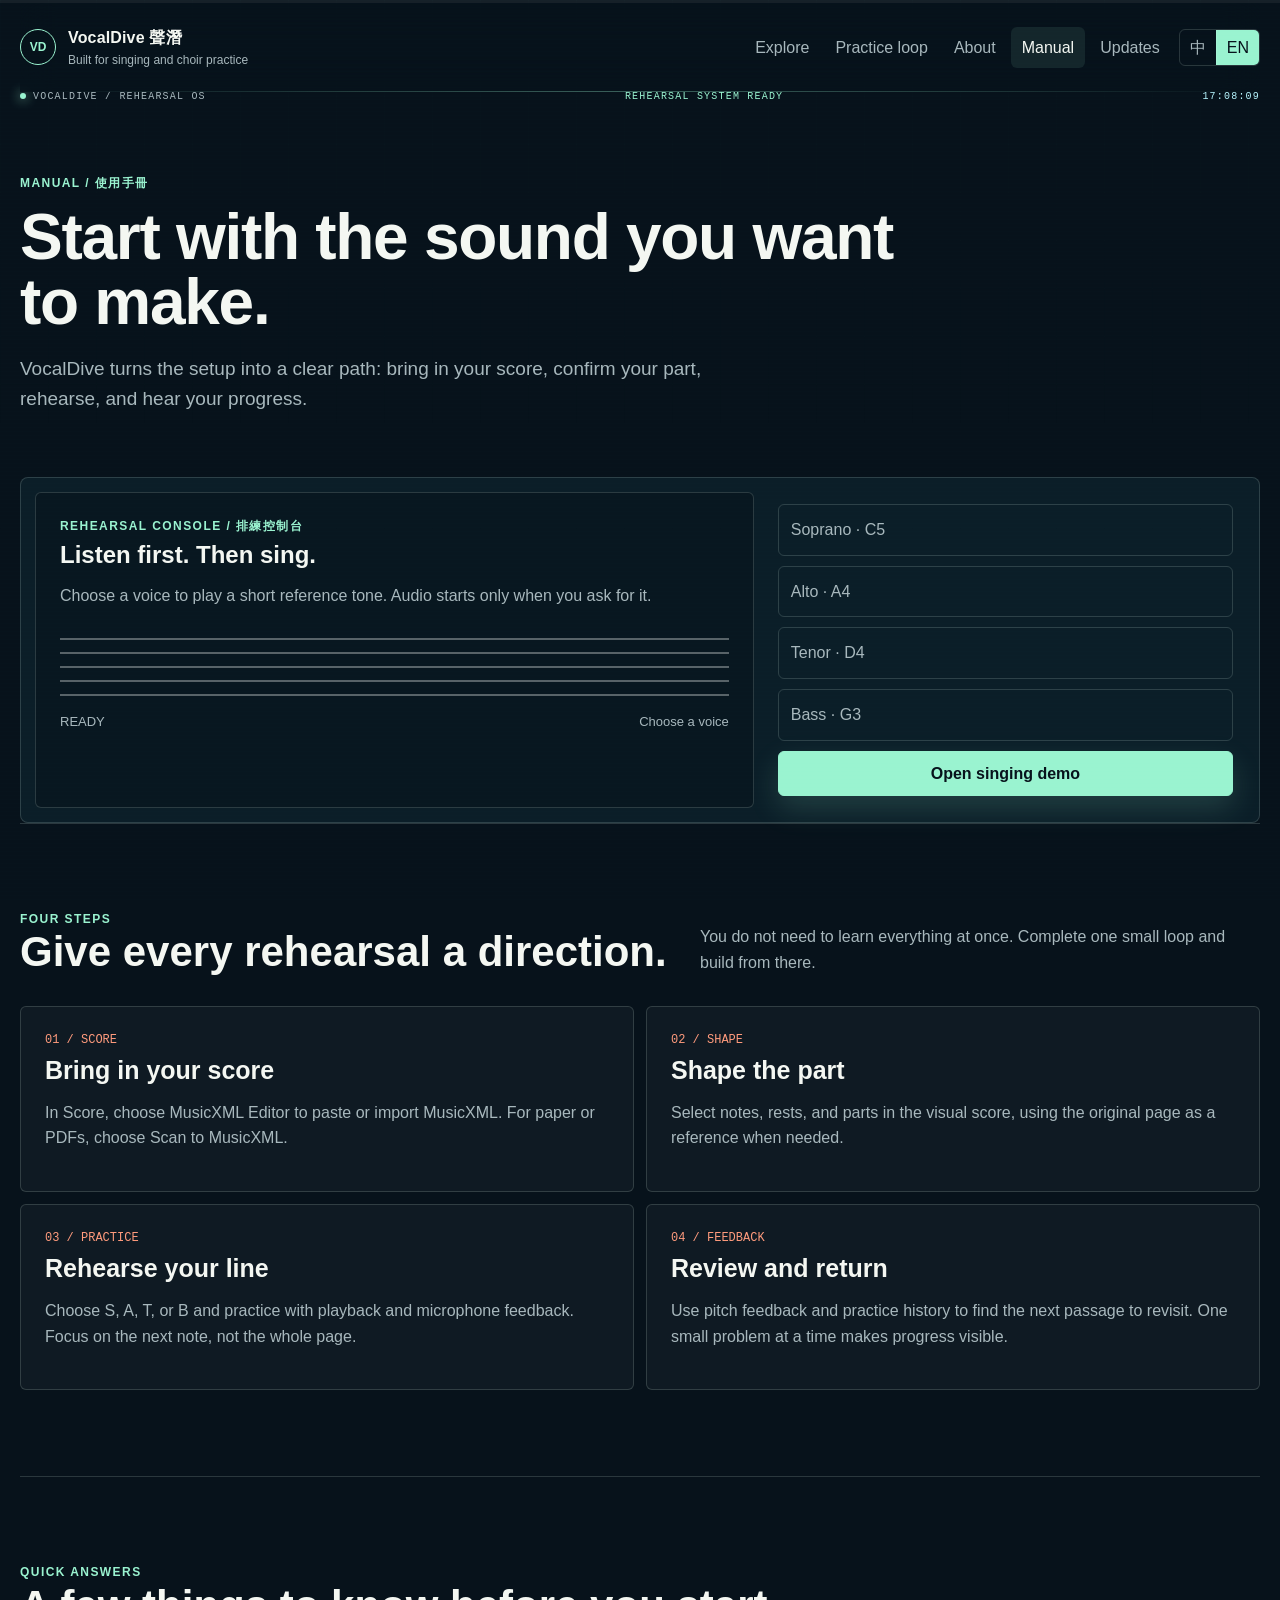
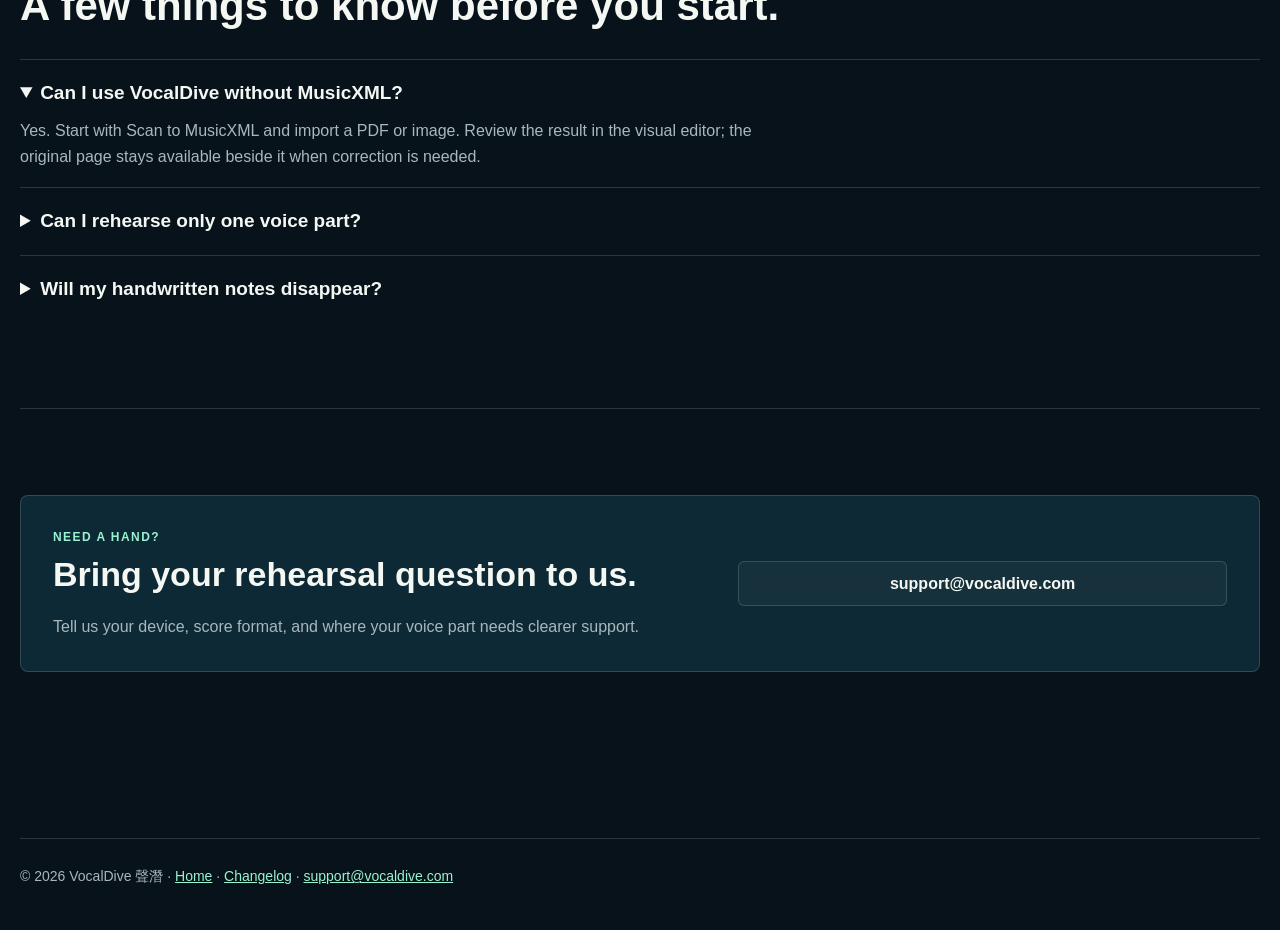
<file: docs/manual.html>
<!doctype html>
<html lang="zh-Hant" data-title-zh="VocalDive 使用手冊" data-title-en="VocalDive Manual">
<head>
  <meta charset="utf-8">
  <meta name="viewport" content="width=device-width, initial-scale=1">
  <meta name="description" data-zh="VocalDive 聲潛使用手冊：從匯入樂譜、編修聲部到開始練習。" data-en="VocalDive guide: bring in a score, shape your part, and start rehearsing." content="">
  <meta name="theme-color" content="#07121b">
  <title>VocalDive 使用手冊</title>
  <link rel="stylesheet" href="site.css">
</head>
<body>
  <div class="site-progress" aria-hidden="true"><span></span></div>
  <nav class="site-nav" aria-label="Primary navigation">
    <a class="brand-lockup" href="index.html"><span class="brand-mark">VD</span><span><b class="brand-name">VocalDive 聲潛</b><small class="brand-sub" data-zh="為聲樂與合唱練習打造" data-en="Built for singing and choir practice">為聲樂與合唱練習打造</small></span></a>
    <button class="nav-menu" type="button" aria-expanded="false" aria-label="Open navigation">Menu</button>
    <div class="nav-actions"><div class="nav-links"><a href="index.html#features" data-zh="功能" data-en="Explore">功能</a><a href="index.html#practice-loop" data-zh="練習流程" data-en="Practice loop">練習流程</a><a href="index.html#about" data-zh="關於我們" data-en="About">關於我們</a><a href="manual.html" aria-current="page" data-zh="手冊" data-en="Manual">手冊</a><a href="changelog.html" data-zh="更新" data-en="Updates">更新</a></div><div class="language-switch" aria-label="Language"><button type="button" data-lang-button="zh-Hant">中</button><button type="button" data-lang-button="en">EN</button></div></div>
  </nav>
  <div class="site-telemetry" aria-label="VocalDive system status"><span><i class="telemetry-dot"></i> VOCALDIVE / REHEARSAL OS</span><span class="telemetry-status" data-zh="排練系統就緒" data-en="REHEARSAL SYSTEM READY">排練系統就緒</span><span class="telemetry-clock" data-live-clock>--:--:--</span></div>

  <main class="site-main">
    <header class="page-hero reveal"><div class="kicker">MANUAL / 使用手冊</div><h1 data-zh="從你想唱出的聲音開始。" data-en="Start with the sound you want to make.">從你想唱出的聲音開始。</h1><p class="lead" data-zh="VocalDive 把複雜的準備工作整理成一條清楚的路：帶入樂譜、確認聲部、開始練習，然後聽見自己的變化。" data-en="VocalDive turns the setup into a clear path: bring in your score, confirm your part, rehearse, and hear your progress.">VocalDive 把複雜的準備工作整理成一條清楚的路：帶入樂譜、確認聲部、開始練習，然後聽見自己的變化。</p></header>

    <section class="practice-console reveal" aria-label="Practice tone console">
      <div class="console-screen"><div class="kicker">REHEARSAL CONSOLE / 排練控制台</div><h2 data-zh="先聽見，再開始唱。" data-en="Listen first. Then sing.">先聽見，再開始唱。</h2><p data-zh="點選一個聲部播放短暫參考音。這個音效只會在你主動點擊時播放。" data-en="Choose a voice to play a short reference tone. Audio starts only when you ask for it.">點選一個聲部播放短暫參考音。這個音效只會在你主動點擊時播放。</p><div class="console-lines" aria-hidden="true"><i></i><i></i><i></i><i></i><i></i></div><div class="stage-top" style="padding:16px 0 0;border-bottom:0"><span data-zh="準備就緒" data-en="READY">準備就緒</span><span data-zh="選擇一個聲部" data-en="Choose a voice">選擇一個聲部</span></div></div>
      <div class="console-controls"><button type="button" data-tone="523.25" data-tone-duration="2.4" data-playing-label="Playing..." data-zh="Soprano · C5" data-en="Soprano · C5">Soprano · C5</button><button type="button" data-tone="440" data-tone-duration="2.4" data-playing-label="Playing..." data-zh="Alto · A4" data-en="Alto · A4">Alto · A4</button><button type="button" data-tone="293.66" data-tone-duration="2.4" data-playing-label="Playing..." data-zh="Tenor · D4" data-en="Tenor · D4">Tenor · D4</button><button type="button" data-tone="196" data-tone-duration="2.4" data-playing-label="Playing..." data-zh="Bass · G3" data-en="Bass · G3">Bass · G3</button><a class="button primary" href="demo.html#try" data-zh="進入唱歌示範" data-en="Open singing demo">進入唱歌示範</a></div>
    </section>

    <section class="section reveal"><div class="section-heading"><div><div class="kicker" data-zh="四個步驟" data-en="Four steps">四個步驟</div><h2 data-zh="把排練變得更有方向。" data-en="Give every rehearsal a direction.">把排練變得更有方向。</h2></div><p data-zh="不需要一次理解所有功能。先完成一個小循環，就能開始感覺到差異。" data-en="You do not need to learn everything at once. Complete one small loop and build from there.">不需要一次理解所有功能。先完成一個小循環，就能開始感覺到差異。</p></div><div class="guide-grid">
      <article class="guide-card"><div class="feature-index">01 / SCORE</div><h2 data-zh="帶入你的樂譜" data-en="Bring in your score">帶入你的樂譜</h2><p data-zh="在 Score 中選擇 MusicXML Editor，貼上或匯入 MusicXML。若手上是紙本或 PDF，選擇 Scan to MusicXML。" data-en="In Score, choose MusicXML Editor to paste or import MusicXML. For paper or PDFs, choose Scan to MusicXML.">在 Score 中選擇 MusicXML Editor，貼上或匯入 MusicXML。若手上是紙本或 PDF，選擇 Scan to MusicXML。</p></article>
      <article class="guide-card"><div class="feature-index">02 / SHAPE</div><h2 data-zh="確認聲部與小節" data-en="Shape the part">確認聲部與小節</h2><p data-zh="在視覺化樂譜中選取音符、休止符與聲部，必要時用原始頁面對照修正。" data-en="Select notes, rests, and parts in the visual score, using the original page as a reference when needed.">在視覺化樂譜中選取音符、休止符與聲部，必要時用原始頁面對照修正。</p></article>
      <article class="guide-card"><div class="feature-index">03 / PRACTICE</div><h2 data-zh="只練習你的線" data-en="Rehearse your line">只練習你的線</h2><p data-zh="選擇 S、A、T 或 B，搭配播放與麥克風練習。把注意力放在下一個音，而不是整頁的複雜資訊。" data-en="Choose S, A, T, or B and practice with playback and microphone feedback. Focus on the next note, not the whole page.">選擇 S、A、T 或 B，搭配播放與麥克風練習。把注意力放在下一個音，而不是整頁的複雜資訊。</p></article>
      <article class="guide-card"><div class="feature-index">04 / FEEDBACK</div><h2 data-zh="回看，再唱一次" data-en="Review and return">回看，再唱一次</h2><p data-zh="用音準與練習紀錄找出需要重來的片段。每次只處理一個小問題，進步會更清楚。" data-en="Use pitch feedback and practice history to find the next passage to revisit. One small problem at a time makes progress visible.">用音準與練習紀錄找出需要重來的片段。每次只處理一個小問題，進步會更清楚。</p></article>
    </div></section>

    <section class="section reveal"><div class="section-heading"><div><div class="kicker" data-zh="快速回答" data-en="Quick answers">快速回答</div><h2 data-zh="開始前想知道的事。" data-en="A few things to know before you start.">開始前想知道的事。</h2></div></div>
      <details open><summary data-zh="我沒有 MusicXML，可以使用 VocalDive 嗎？" data-en="Can I use VocalDive without MusicXML?">我沒有 MusicXML，可以使用 VocalDive 嗎？</summary><p data-zh="可以。先從 Scan to MusicXML 匯入 PDF 或圖片，完成後在視覺化編輯器中確認結果。掃描結果需要人工校對時，原始頁面會保留在旁邊。" data-en="Yes. Start with Scan to MusicXML and import a PDF or image. Review the result in the visual editor; the original page stays available beside it when correction is needed.">可以。先從 Scan to MusicXML 匯入 PDF 或圖片，完成後在視覺化編輯器中確認結果。掃描結果需要人工校對時，原始頁面會保留在旁邊。</p></details>
      <details><summary data-zh="我可以只練習一個聲部嗎？" data-en="Can I rehearse only one voice part?">我可以只練習一個聲部嗎？</summary><p data-zh="可以。選擇你的 Soprano、Alto、Tenor 或 Bass 聲部，將注意力放在自己的旋律線，再逐步加回其他聲部。" data-en="Yes. Choose Soprano, Alto, Tenor, or Bass, focus on your line, then gradually bring the other voices back in.">可以。選擇你的 Soprano、Alto、Tenor 或 Bass 聲部，將注意力放在自己的旋律線，再逐步加回其他聲部。</p></details>
      <details><summary data-zh="我的手寫註記會消失嗎？" data-en="Will my handwritten notes disappear?">我的手寫註記會消失嗎？</summary><p data-zh="不會。原始 PDF 或圖片會保留為對照來源，排版後的 MusicXML 是另一個可編修版本。" data-en="No. Your original PDF or image remains available for reference, while MusicXML becomes a separate editable version.">不會。原始 PDF 或圖片會保留為對照來源，排版後的 MusicXML 是另一個可編修版本。</p></details>
    </section>

    <section class="section reveal"><div class="quote-band"><div><div class="kicker" data-zh="需要幫忙？" data-en="Need a hand?">需要幫忙？</div><h2 data-zh="把你的排練問題寄給我們。" data-en="Bring your rehearsal question to us.">把你的排練問題寄給我們。</h2><p data-zh="歡迎告訴我們你使用的裝置、樂譜格式，以及哪一個聲部需要更清楚的幫助。" data-en="Tell us your device, score format, and where your voice part needs clearer support.">歡迎告訴我們你使用的裝置、樂譜格式，以及哪一個聲部需要更清楚的幫助。</p></div><a class="button" href="mailto:support@vocaldive.com">support@vocaldive.com</a></div></section>
  </main>
  <footer class="site-footer"><span>© 2026 VocalDive 聲潛</span> · <a href="index.html" data-zh="首頁" data-en="Home">首頁</a> · <a href="changelog.html" data-zh="更新日誌" data-en="Changelog">更新日誌</a> · <a href="mailto:support@vocaldive.com">support@vocaldive.com</a></footer>
  <script src="i18n.js"></script><script src="site.js"></script>
</body>
</html>
</file>
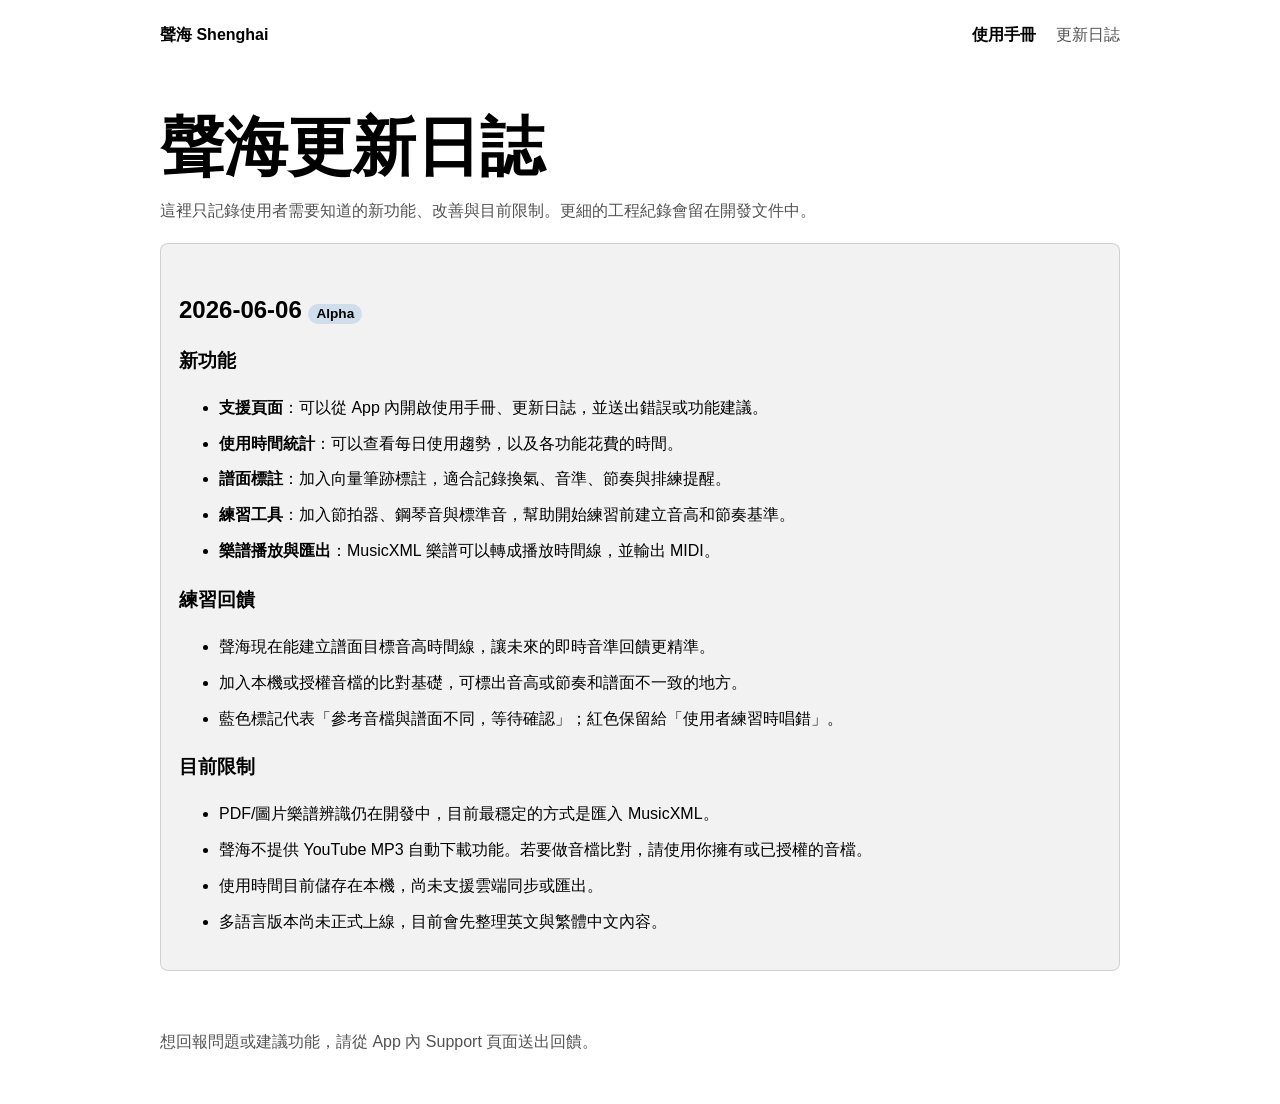
<file: docs/site/changelog.html>
<!doctype html>
<html lang="zh-Hant">
<head>
  <meta charset="utf-8">
  <meta name="viewport" content="width=device-width, initial-scale=1">
  <title>聲海更新日誌</title>
  <style>
    :root {
      color-scheme: light dark;
      font-family: -apple-system, BlinkMacSystemFont, "Segoe UI", sans-serif;
      line-height: 1.68;
      --muted: color-mix(in srgb, CanvasText 68%, transparent);
      --line: color-mix(in srgb, CanvasText 14%, transparent);
      --surface: color-mix(in srgb, CanvasText 5%, transparent);
      --accent: #2f7dd3;
    }
    body { margin: 0; background: Canvas; color: CanvasText; }
    nav, main, footer { max-width: 960px; margin: 0 auto; padding: 0 24px; }
    nav { display: flex; justify-content: space-between; gap: 16px; padding-top: 22px; padding-bottom: 22px; }
    nav a { color: var(--muted); text-decoration: none; margin-left: 16px; }
    nav a:first-child { margin-left: 0; color: CanvasText; font-weight: 800; }
    h1 { font-size: clamp(2.1rem, 6vw, 4rem); line-height: 1.08; margin: 42px 0 14px; }
    h2 { margin-top: 34px; line-height: 1.2; }
    .release { padding: 18px; border: 1px solid var(--line); border-radius: 8px; background: var(--surface); margin: 18px 0; }
    .tag { display: inline-block; padding: 2px 8px; border-radius: 999px; background: color-mix(in srgb, var(--accent) 18%, transparent); font-size: 0.85rem; color: CanvasText; }
    li { margin: 9px 0; }
    .muted { color: var(--muted); }
    footer { padding-top: 40px; padding-bottom: 48px; color: var(--muted); }
  </style>
</head>
<body>
  <nav>
    <a href="index.html">聲海 Shenghai</a>
    <div>
      <a href="manual.html">使用手冊</a>
      <a href="changelog.html">更新日誌</a>
    </div>
  </nav>

  <main>
    <h1>聲海更新日誌</h1>
    <p class="muted">這裡只記錄使用者需要知道的新功能、改善與目前限制。更細的工程紀錄會留在開發文件中。</p>

    <section class="release">
      <h2>2026-06-06 <span class="tag">Alpha</span></h2>
      <h3>新功能</h3>
      <ul>
        <li><strong>支援頁面</strong>：可以從 App 內開啟使用手冊、更新日誌，並送出錯誤或功能建議。</li>
        <li><strong>使用時間統計</strong>：可以查看每日使用趨勢，以及各功能花費的時間。</li>
        <li><strong>譜面標註</strong>：加入向量筆跡標註，適合記錄換氣、音準、節奏與排練提醒。</li>
        <li><strong>練習工具</strong>：加入節拍器、鋼琴音與標準音，幫助開始練習前建立音高和節奏基準。</li>
        <li><strong>樂譜播放與匯出</strong>：MusicXML 樂譜可以轉成播放時間線，並輸出 MIDI。</li>
      </ul>

      <h3>練習回饋</h3>
      <ul>
        <li>聲海現在能建立譜面目標音高時間線，讓未來的即時音準回饋更精準。</li>
        <li>加入本機或授權音檔的比對基礎，可標出音高或節奏和譜面不一致的地方。</li>
        <li>藍色標記代表「參考音檔與譜面不同，等待確認」；紅色保留給「使用者練習時唱錯」。</li>
      </ul>

      <h3>目前限制</h3>
      <ul>
        <li>PDF/圖片樂譜辨識仍在開發中，目前最穩定的方式是匯入 MusicXML。</li>
        <li>聲海不提供 YouTube MP3 自動下載功能。若要做音檔比對，請使用你擁有或已授權的音檔。</li>
        <li>使用時間目前儲存在本機，尚未支援雲端同步或匯出。</li>
        <li>多語言版本尚未正式上線，目前會先整理英文與繁體中文內容。</li>
      </ul>
    </section>
  </main>

  <footer>
    想回報問題或建議功能，請從 App 內 Support 頁面送出回饋。
  </footer>
</body>
</html>
</file>
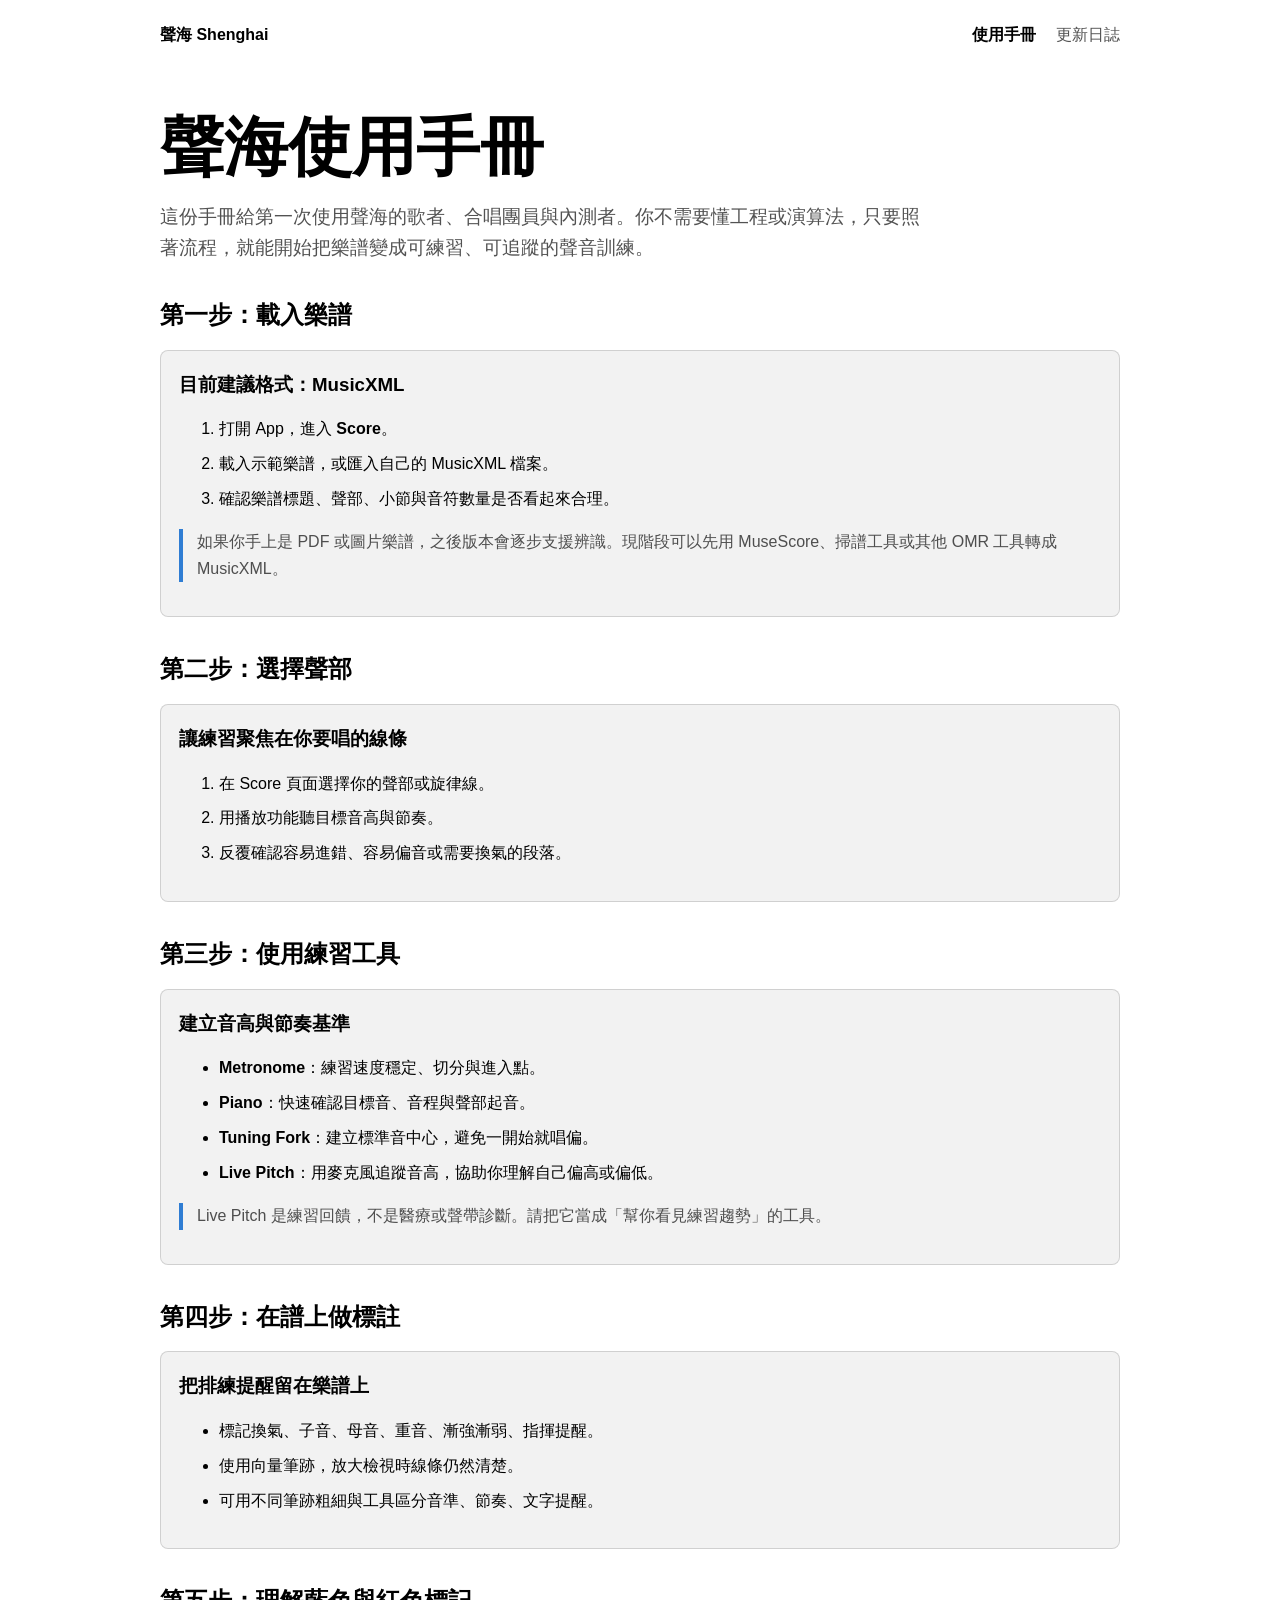
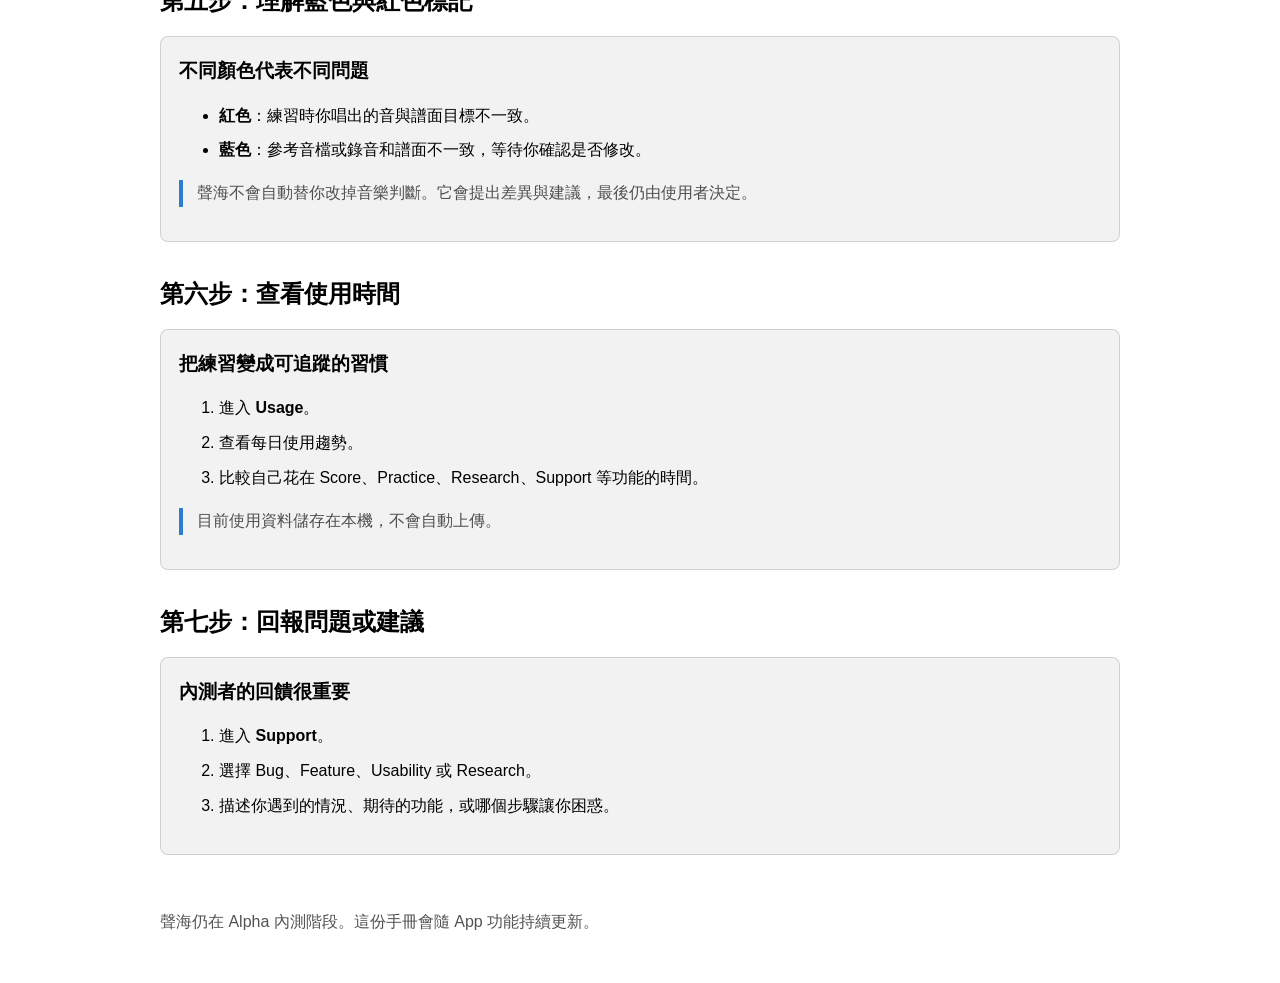
<file: docs/site/manual.html>
<!doctype html>
<html lang="zh-Hant">
<head>
  <meta charset="utf-8">
  <meta name="viewport" content="width=device-width, initial-scale=1">
  <title>聲海使用手冊</title>
  <style>
    :root {
      color-scheme: light dark;
      font-family: -apple-system, BlinkMacSystemFont, "Segoe UI", sans-serif;
      line-height: 1.68;
      --muted: color-mix(in srgb, CanvasText 68%, transparent);
      --line: color-mix(in srgb, CanvasText 14%, transparent);
      --surface: color-mix(in srgb, CanvasText 5%, transparent);
      --accent: #2f7dd3;
    }
    body { margin: 0; background: Canvas; color: CanvasText; }
    nav, main, footer { max-width: 960px; margin: 0 auto; padding: 0 24px; }
    nav { display: flex; justify-content: space-between; gap: 16px; padding-top: 22px; padding-bottom: 22px; }
    nav a { color: var(--muted); text-decoration: none; margin-left: 16px; }
    nav a:first-child { margin-left: 0; color: CanvasText; font-weight: 800; }
    h1 { font-size: clamp(2.1rem, 6vw, 4rem); line-height: 1.08; margin: 42px 0 14px; }
    h2 { margin-top: 38px; line-height: 1.2; }
    p.lead { color: var(--muted); font-size: 1.16rem; max-width: 760px; }
    .panel { padding: 18px; border: 1px solid var(--line); border-radius: 8px; background: var(--surface); margin: 14px 0; }
    .panel h3 { margin: 0 0 8px; }
    li { margin: 8px 0; }
    .tip { border-left: 4px solid var(--accent); padding-left: 14px; color: var(--muted); }
    footer { padding-top: 40px; padding-bottom: 48px; color: var(--muted); }
  </style>
</head>
<body>
  <nav>
    <a href="index.html">聲海 Shenghai</a>
    <div>
      <a href="manual.html">使用手冊</a>
      <a href="changelog.html">更新日誌</a>
    </div>
  </nav>

  <main>
    <h1>聲海使用手冊</h1>
    <p class="lead">這份手冊給第一次使用聲海的歌者、合唱團員與內測者。你不需要懂工程或演算法，只要照著流程，就能開始把樂譜變成可練習、可追蹤的聲音訓練。</p>

    <h2>第一步：載入樂譜</h2>
    <div class="panel">
      <h3>目前建議格式：MusicXML</h3>
      <ol>
        <li>打開 App，進入 <strong>Score</strong>。</li>
        <li>載入示範樂譜，或匯入自己的 MusicXML 檔案。</li>
        <li>確認樂譜標題、聲部、小節與音符數量是否看起來合理。</li>
      </ol>
      <p class="tip">如果你手上是 PDF 或圖片樂譜，之後版本會逐步支援辨識。現階段可以先用 MuseScore、掃譜工具或其他 OMR 工具轉成 MusicXML。</p>
    </div>

    <h2>第二步：選擇聲部</h2>
    <div class="panel">
      <h3>讓練習聚焦在你要唱的線條</h3>
      <ol>
        <li>在 Score 頁面選擇你的聲部或旋律線。</li>
        <li>用播放功能聽目標音高與節奏。</li>
        <li>反覆確認容易進錯、容易偏音或需要換氣的段落。</li>
      </ol>
    </div>

    <h2>第三步：使用練習工具</h2>
    <div class="panel">
      <h3>建立音高與節奏基準</h3>
      <ul>
        <li><strong>Metronome</strong>：練習速度穩定、切分與進入點。</li>
        <li><strong>Piano</strong>：快速確認目標音、音程與聲部起音。</li>
        <li><strong>Tuning Fork</strong>：建立標準音中心，避免一開始就唱偏。</li>
        <li><strong>Live Pitch</strong>：用麥克風追蹤音高，協助你理解自己偏高或偏低。</li>
      </ul>
      <p class="tip">Live Pitch 是練習回饋，不是醫療或聲帶診斷。請把它當成「幫你看見練習趨勢」的工具。</p>
    </div>

    <h2>第四步：在譜上做標註</h2>
    <div class="panel">
      <h3>把排練提醒留在樂譜上</h3>
      <ul>
        <li>標記換氣、子音、母音、重音、漸強漸弱、指揮提醒。</li>
        <li>使用向量筆跡，放大檢視時線條仍然清楚。</li>
        <li>可用不同筆跡粗細與工具區分音準、節奏、文字提醒。</li>
      </ul>
    </div>

    <h2>第五步：理解藍色與紅色標記</h2>
    <div class="panel">
      <h3>不同顏色代表不同問題</h3>
      <ul>
        <li><strong>紅色</strong>：練習時你唱出的音與譜面目標不一致。</li>
        <li><strong>藍色</strong>：參考音檔或錄音和譜面不一致，等待你確認是否修改。</li>
      </ul>
      <p class="tip">聲海不會自動替你改掉音樂判斷。它會提出差異與建議，最後仍由使用者決定。</p>
    </div>

    <h2>第六步：查看使用時間</h2>
    <div class="panel">
      <h3>把練習變成可追蹤的習慣</h3>
      <ol>
        <li>進入 <strong>Usage</strong>。</li>
        <li>查看每日使用趨勢。</li>
        <li>比較自己花在 Score、Practice、Research、Support 等功能的時間。</li>
      </ol>
      <p class="tip">目前使用資料儲存在本機，不會自動上傳。</p>
    </div>

    <h2>第七步：回報問題或建議</h2>
    <div class="panel">
      <h3>內測者的回饋很重要</h3>
      <ol>
        <li>進入 <strong>Support</strong>。</li>
        <li>選擇 Bug、Feature、Usability 或 Research。</li>
        <li>描述你遇到的情況、期待的功能，或哪個步驟讓你困惑。</li>
      </ol>
    </div>
  </main>

  <footer>
    聲海仍在 Alpha 內測階段。這份手冊會隨 App 功能持續更新。
  </footer>
</body>
</html>
</file>
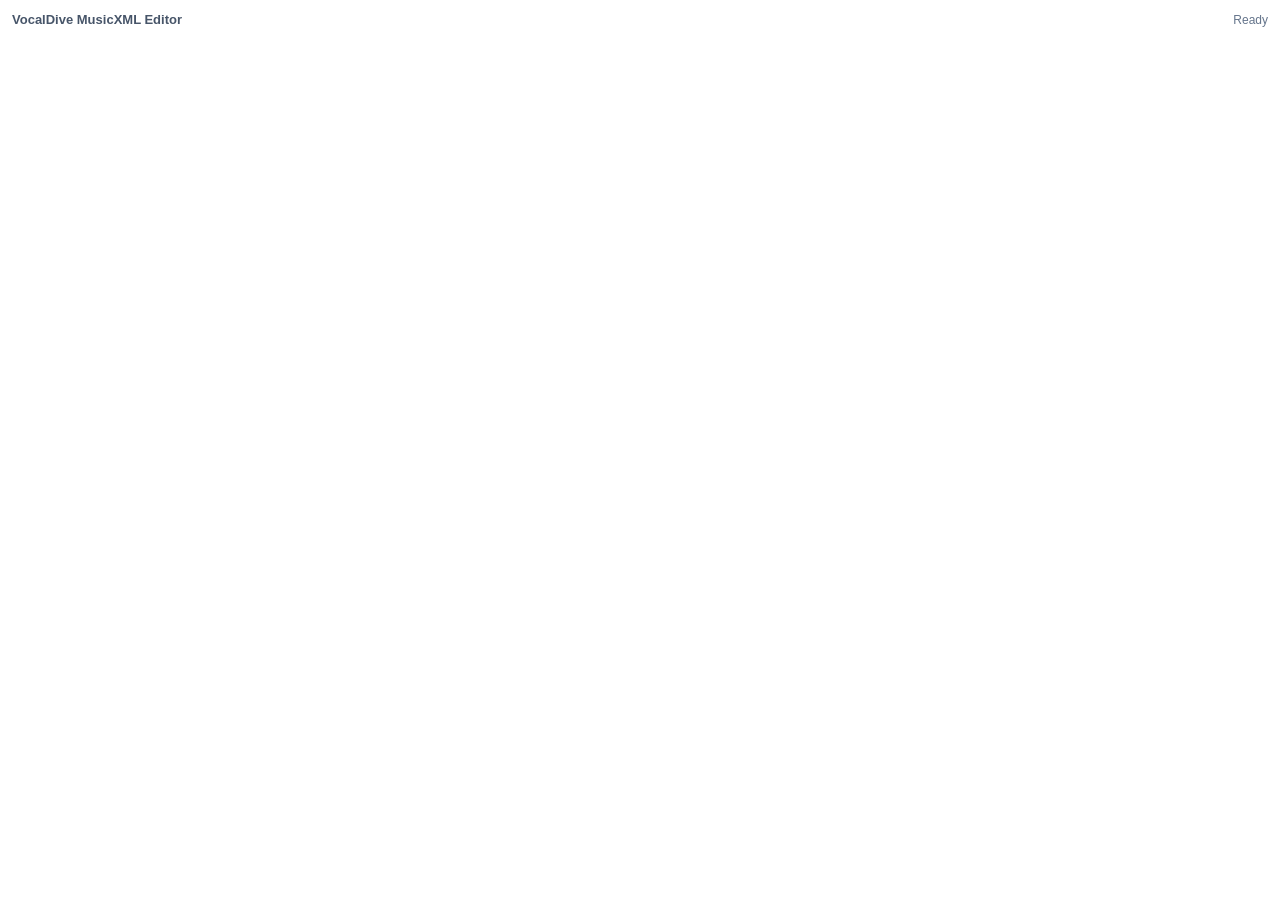
<file: ios-app/VocalDiveCore/Sources/VocalDiveApp/Resources/OSMD/musicxml-editor.html>
<!DOCTYPE html>
<html lang="en">
<head>
  <meta charset="utf-8">
  <meta name="viewport" content="width=device-width, initial-scale=1">
  <title>VocalDive MusicXML Editor</title>
  <style>
    :root {
      color-scheme: light;
      font-family: -apple-system, BlinkMacSystemFont, "Helvetica Neue", sans-serif;
    }
    html, body {
      margin: 0;
      background: #ffffff;
      color: #111827;
    }
    body {
      padding: 12px;
    }
    #header {
      display: flex;
      align-items: center;
      justify-content: space-between;
      margin-bottom: 12px;
      gap: 12px;
    }
    #title {
      font-size: 13px;
      font-weight: 600;
      color: #475569;
      white-space: nowrap;
      overflow: hidden;
      text-overflow: ellipsis;
    }
    #status {
      font-size: 12px;
      color: #64748b;
    }
    #osmd-root {
      min-height: 360px;
      overflow: auto;
      border-radius: 10px;
      background: #ffffff;
    }
    svg {
      max-width: 100%;
      height: auto;
    }
    .selected-note {
      filter: drop-shadow(0 0 6px rgba(37, 99, 235, 0.45));
    }
  </style>
  <script src="opensheetmusicdisplay.min.js"></script>
</head>
<body>
  <div id="header">
    <div id="title">VocalDive MusicXML Editor</div>
    <div id="status">Ready</div>
  </div>
  <div id="osmd-root"></div>
  <script>
    let osmd = null;
    let selectedSymbolID = "";

    function status(text) {
      const node = document.getElementById("status");
      if (node) node.textContent = text;
    }

    function title(text) {
      const node = document.getElementById("title");
      if (node) node.textContent = text;
    }

    function clearSelection() {
      document.querySelectorAll(".selected-note").forEach((node) => {
        node.classList.remove("selected-note");
      });
    }

    function highlightBestEffort() {
      clearSelection();
      if (!selectedSymbolID) return;
      const svg = document.querySelector("#osmd-root svg");
      if (!svg) return;
      const firstGroup = svg.querySelector("g");
      if (firstGroup) {
        firstGroup.classList.add("selected-note");
      }
    }

    window.vocaldiveSetSelection = function(symbolID) {
      selectedSymbolID = symbolID || "";
      highlightBestEffort();
    };

    window.vocaldiveRenderScore = async function(musicXML, sourceName) {
      const container = document.getElementById("osmd-root");
      title(sourceName || "MusicXML");
      status("Rendering...");
      container.innerHTML = "";
      try {
        osmd = new opensheetmusicdisplay.OpenSheetMusicDisplay(container, {
          autoResize: true,
          drawTitle: true,
          drawComposer: true,
          drawLyrics: true,
          backend: "svg"
        });
        await osmd.load(musicXML);
        osmd.render();
        highlightBestEffort();
        status("Rendered");
      } catch (error) {
        console.error(error);
        status("Render failed");
        container.innerHTML = "<div style='padding:16px;color:#b91c1c;font-size:13px;'>MusicXML render failed.</div>";
      }
    };
  </script>
</body>
</html>
</file>
<file: docs/site.css>
:root {
  color-scheme: dark;
  --night: #07121b;
  --night-2: #0b1d29;
  --ink: #f4f7f2;
  --muted: #a8b8bd;
  --line: rgba(222, 245, 235, .16);
  --line-strong: rgba(222, 245, 235, .3);
  --mint: #9af3d0;
  --cyan: #70d7f3;
  --coral: #ff9b7d;
  --gold: #f3ca75;
  --electric: #b7f6ff;
  --blue: #5ea5ff;
  --panel: rgba(13, 34, 44, .78);
  --panel-strong: #102d39;
  --shadow: 0 24px 80px rgba(0, 0, 0, .34);
  font-family: Inter, ui-sans-serif, -apple-system, BlinkMacSystemFont, "Segoe UI", sans-serif;
}

* { box-sizing: border-box; }
html { scroll-behavior: smooth; }
body {
  margin: 0;
  color: var(--ink);
  background: var(--night);
  line-height: 1.6;
  overflow-x: hidden;
}
body::before {
  content: "";
  position: fixed;
  inset: 0;
  pointer-events: none;
  opacity: .22;
  background-image:
    linear-gradient(rgba(154, 243, 208, .05) 1px, transparent 1px),
    linear-gradient(90deg, rgba(154, 243, 208, .05) 1px, transparent 1px);
  background-size: 48px 48px;
  mask-image: linear-gradient(to bottom, black, transparent 72%);
}
body::after {
  content: "";
  position: fixed;
  inset: 0;
  z-index: 60;
  pointer-events: none;
  opacity: .055;
  background: repeating-linear-gradient(to bottom, transparent 0, transparent 3px, rgba(183,246,255,.26) 4px);
  animation: scanline 12s linear infinite;
}
@keyframes scanline { from { transform: translateY(-8px); } to { transform: translateY(8px); } }

a { color: inherit; }
button, a { -webkit-tap-highlight-color: transparent; }
button { font: inherit; }
.site-progress { position: fixed; inset: 0 0 auto; z-index: 50; height: 3px; background: rgba(255,255,255,.06); }
.site-progress span { display: block; width: 0; height: 100%; background: var(--mint); transition: width 120ms linear; }

.site-nav, .site-header, .site-main, .site-footer { width: min(1240px, calc(100% - 40px)); margin: 0 auto; }
.site-nav {
  position: sticky;
  top: 3px;
  z-index: 40;
  display: flex;
  align-items: center;
  justify-content: space-between;
  gap: 24px;
  padding: 22px 0;
  background: rgba(7, 18, 27, .78);
  backdrop-filter: blur(18px);
}
.site-nav::after { content: ""; position: absolute; right: 0; bottom: 0; left: 0; height: 1px; background: linear-gradient(90deg, transparent, var(--mint), transparent); opacity: .35; }
.brand-lockup { display: inline-flex; align-items: center; gap: 12px; text-decoration: none; }
.brand-mark { display: grid; place-items: center; width: 36px; height: 36px; border: 1px solid var(--mint); color: var(--mint); border-radius: 50%; font-weight: 850; font-size: 12px; }
.brand-name { font-weight: 850; letter-spacing: .01em; }
.brand-sub { display: block; color: var(--muted); font-size: 12px; }
.nav-actions { display: flex; align-items: center; gap: 8px; }
.nav-links { display: flex; align-items: center; gap: 4px; }
.nav-links a { padding: 8px 11px; color: var(--muted); text-decoration: none; border-radius: 6px; transition: color .2s ease, background .2s ease; }
.nav-links a:hover, .nav-links a[aria-current="page"] { color: var(--ink); background: rgba(154,243,208,.09); }
.nav-menu { display: none; border: 1px solid var(--line); color: var(--ink); background: transparent; border-radius: 6px; padding: 8px 10px; cursor: pointer; }
.language-switch { display: inline-flex; border: 1px solid var(--line); border-radius: 6px; overflow: hidden; }
.language-switch button { border: 0; border-left: 1px solid var(--line); min-height: 34px; padding: 5px 10px; background: transparent; color: var(--muted); cursor: pointer; }
.language-switch button:first-child { border-left: 0; }
.language-switch button.active { color: var(--night); background: var(--mint); }
.site-telemetry { display: flex; align-items: center; justify-content: space-between; gap: 12px; width: min(1240px, calc(100% - 40px)); margin: -6px auto 0; padding: 8px 0; color: var(--muted); font: 10px ui-monospace, SFMono-Regular, Menlo, monospace; letter-spacing: .12em; text-transform: uppercase; }
.site-telemetry > span { display: inline-flex; align-items: center; gap: 7px; }
.telemetry-dot { display: inline-block; width: 6px; height: 6px; border-radius: 50%; background: var(--mint); box-shadow: 0 0 12px var(--mint); animation: telemetry-pulse 1.8s ease-in-out infinite; }
.telemetry-status { color: var(--mint); }
.telemetry-clock { color: var(--electric); }
@keyframes telemetry-pulse { 50% { opacity: .35; transform: scale(.72); } }

.site-header { padding: 76px 0 82px; }
.hero-grid { display: grid; grid-template-columns: minmax(0, .9fr) minmax(420px, 1.1fr); gap: 52px; align-items: center; }
.eyebrow, .kicker { color: var(--mint); font-size: 12px; font-weight: 850; letter-spacing: .12em; text-transform: uppercase; }
h1, h2, h3, p { margin-top: 0; }
h1 { max-width: 720px; margin-bottom: 24px; font-size: 76px; line-height: 1.02; letter-spacing: -.02em; }
h1 span { color: var(--mint); }
.hero-copy h1 span:first-child { color: var(--ink); }
.page-hero h1 span:first-child { color: var(--ink); }
.hero-copy .lead { max-width: 660px; color: var(--muted); font-size: 20px; }
.actions { display: flex; flex-wrap: wrap; gap: 10px; align-items: center; margin: 28px 0; }
.button, .icon-button { display: inline-flex; align-items: center; justify-content: center; gap: 9px; min-height: 44px; border: 1px solid var(--line); border-radius: 6px; padding: 9px 15px; color: var(--ink); background: rgba(255,255,255,.04); text-decoration: none; font-weight: 800; cursor: pointer; transition: transform .2s ease, border-color .2s ease, background .2s ease; }
.button:hover, .icon-button:hover { transform: translateY(-2px); border-color: var(--line-strong); background: rgba(154,243,208,.1); }
.button.primary { color: var(--night); border-color: var(--mint); background: var(--mint); box-shadow: 0 12px 30px rgba(154,243,208,.16); }
.icon-button { width: 44px; padding: 9px; }
.micro-stats { display: grid; grid-template-columns: repeat(3, minmax(0, 1fr)); gap: 18px; max-width: 620px; margin-top: 36px; }
.micro-stats strong { display: block; font-size: 25px; color: var(--ink); }
.micro-stats span { color: var(--muted); font-size: 13px; }

.hero-stage { position: relative; min-height: 500px; border: 1px solid var(--line); border-radius: 8px; overflow: hidden; background: #091922; box-shadow: var(--shadow); }
.hero-stage::before, .hero-stage::after { content: ""; position: absolute; z-index: 2; width: 18px; height: 18px; pointer-events: none; }
.hero-stage::before { top: 10px; left: 10px; border-top: 1px solid var(--electric); border-left: 1px solid var(--electric); }
.hero-stage::after { right: 10px; bottom: 10px; border-right: 1px solid var(--electric); border-bottom: 1px solid var(--electric); }
.stage-top { display: flex; justify-content: space-between; gap: 12px; padding: 16px 18px; border-bottom: 1px solid var(--line); color: var(--muted); font-size: 13px; }
.stage-live { color: var(--mint); }
.stage-hud { position: absolute; top: 78px; right: 18px; left: 18px; z-index: 3; display: flex; justify-content: space-between; color: rgba(183,246,255,.68); font: 10px ui-monospace, SFMono-Regular, Menlo, monospace; letter-spacing: .12em; pointer-events: none; }
.stage-metrics { display: flex; justify-content: space-between; gap: 10px; padding: 10px 14px; border-top: 1px solid var(--line); color: var(--muted); font: 10px ui-monospace, SFMono-Regular, Menlo, monospace; letter-spacing: .08em; text-transform: uppercase; }
.stage-metrics b { color: var(--electric); font-weight: 600; }
.stage-canvas { display: block; width: 100%; height: 380px; }
.voice-legend { display: grid; grid-template-columns: repeat(4, 1fr); gap: 8px; padding: 14px; }
.voice-chip { border: 1px solid var(--line); border-radius: 6px; padding: 10px; color: var(--muted); background: rgba(255,255,255,.03); cursor: pointer; text-align: left; transition: border-color .2s ease, color .2s ease, transform .2s ease; }
.voice-chip:hover, .voice-chip.active { color: var(--ink); border-color: var(--voice-color, var(--mint)); transform: translateY(-2px); }
.voice-chip b { display: block; color: var(--voice-color, var(--mint)); font-size: 18px; }
.voice-chip small { display: block; margin-top: 3px; font-size: 11px; }

.site-main { padding-bottom: 80px; }
.section { padding: 86px 0; border-top: 1px solid var(--line); }
.section-heading { display: flex; align-items: end; justify-content: space-between; gap: 24px; margin-bottom: 30px; }
.section-heading h2 { margin-bottom: 0; font-size: 42px; line-height: 1.1; }
.section-heading p { max-width: 560px; margin-bottom: 0; color: var(--muted); }
.feature-grid { display: grid; grid-template-columns: repeat(3, minmax(0, 1fr)); gap: 12px; }
.feature { min-height: 220px; padding: 22px; border: 1px solid var(--line); border-radius: 6px; background: rgba(255,255,255,.035); transition: transform .25s ease, background .25s ease, border-color .25s ease; }
.feature { position: relative; overflow: hidden; }
.feature::after { content: "↗"; position: absolute; top: 17px; right: 18px; color: var(--line-strong); font: 16px ui-monospace, SFMono-Regular, Menlo, monospace; transition: color .2s ease, transform .2s ease; }
.feature:hover { transform: translateY(-5px); border-color: var(--line-strong); background: rgba(154,243,208,.07); }
.feature:hover::after { color: var(--mint); transform: translate(2px, -2px); }
.feature-index { color: var(--coral); font-family: ui-monospace, SFMono-Regular, Menlo, monospace; font-size: 12px; }
.feature h3 { margin: 28px 0 9px; font-size: 22px; }
.feature p { margin-bottom: 0; color: var(--muted); }
.practice-loop { display: grid; grid-template-columns: .7fr 1.3fr; gap: 32px; align-items: start; }
.loop-nav { position: sticky; top: 96px; display: grid; gap: 8px; }
.loop-step { display: grid; grid-template-columns: 36px 1fr; gap: 12px; padding: 14px; color: var(--muted); text-align: left; border: 1px solid var(--line); border-radius: 6px; background: transparent; cursor: pointer; }
.loop-step strong { display: block; color: inherit; }
.loop-step span { display: block; font-size: 12px; }
.loop-step.active { color: var(--ink); border-color: var(--mint); background: rgba(154,243,208,.08); }
.loop-number { display: grid; place-items: center; width: 28px; height: 28px; border: 1px solid currentColor; border-radius: 50%; color: var(--mint); font-size: 12px; }
.loop-display { min-height: 340px; padding: 28px; border: 1px solid var(--line); border-radius: 8px; background: var(--panel); }
.loop-display h3 { margin-bottom: 10px; font-size: 30px; }
.loop-display p { color: var(--muted); max-width: 620px; }
.signal-bars { display: flex; align-items: end; gap: 6px; height: 120px; margin-top: 30px; }
.signal-bars i { display: block; flex: 1; min-width: 7px; height: 30%; border-radius: 3px 3px 0 0; background: var(--cyan); animation: signal 1.8s ease-in-out infinite alternate; }
.signal-bars i:nth-child(2n) { background: var(--mint); animation-delay: .25s; }
.signal-bars i:nth-child(3n) { background: var(--coral); animation-delay: .5s; }
@keyframes signal { to { height: 88%; } }
.quote-band { display: grid; grid-template-columns: 1.15fr .85fr; gap: 24px; align-items: center; padding: 32px; border: 1px solid var(--line); border-radius: 8px; background: #0d2935; }
.quote-band h2 { margin-bottom: 12px; font-size: 34px; }
.quote-band p { margin-bottom: 0; color: var(--muted); }
.about-grid { display: grid; grid-template-columns: 1.1fr .9fr; gap: 12px; }
.about-card, .contact-card { padding: 28px; border: 1px solid var(--line); border-radius: 6px; background: rgba(255,255,255,.035); }
.about-card p, .contact-card p { color: var(--muted); }
.contact-card a { color: var(--mint); }
.contact-list { display: grid; gap: 14px; margin-top: 22px; }
.contact-item { padding-top: 14px; border-top: 1px solid var(--line); }

.page-hero { padding: 64px 0 44px; }
.page-hero h1 { max-width: 900px; margin: 12px 0 18px; font-size: 64px; }
.page-hero .lead { max-width: 760px; color: var(--muted); font-size: 19px; }
.guide-grid { display: grid; grid-template-columns: repeat(2, minmax(0, 1fr)); gap: 12px; }
.guide-card { padding: 24px; border: 1px solid var(--line); border-radius: 6px; background: rgba(255,255,255,.035); }
.guide-card h2 { margin-bottom: 10px; font-size: 25px; }
.guide-card p, .guide-card li { color: var(--muted); }
.guide-card ul { margin: 12px 0 0; padding-left: 20px; }
.practice-console { display: grid; grid-template-columns: 1.2fr .8fr; gap: 12px; padding: 14px; border: 1px solid var(--line); border-radius: 8px; background: var(--panel); }
.console-screen { min-height: 280px; padding: 24px; border: 1px solid var(--line); border-radius: 6px; background: #081720; }
.console-screen h2 { margin-bottom: 8px; }
.console-screen p { color: var(--muted); }
.console-lines { display: grid; gap: 12px; margin-top: 30px; }
.console-lines i { display: block; height: 2px; background: rgba(244,247,242,.34); }
.console-controls { display: grid; align-content: start; gap: 10px; padding: 12px; }
.console-controls button { border: 1px solid var(--line); border-radius: 6px; padding: 12px; color: var(--muted); background: transparent; cursor: pointer; text-align: left; }
.console-controls button.active, .console-controls button:hover { color: var(--ink); border-color: var(--mint); background: rgba(154,243,208,.08); }
details { border-top: 1px solid var(--line); padding: 18px 0; }
summary { cursor: pointer; font-weight: 800; font-size: 19px; }
details p { max-width: 780px; margin: 10px 0 0; color: var(--muted); }
.timeline { position: relative; display: grid; gap: 12px; max-width: 980px; }
.timeline::before { content: ""; position: absolute; left: 20px; top: 16px; bottom: 16px; width: 1px; background: var(--line-strong); }
.timeline-entry { position: relative; display: grid; grid-template-columns: 42px 1fr; gap: 14px; }
.timeline-dot { position: relative; z-index: 1; display: grid; place-items: center; width: 40px; height: 40px; border: 1px solid var(--mint); border-radius: 50%; color: var(--mint); background: var(--night); font-family: ui-monospace, SFMono-Regular, Menlo, monospace; font-size: 11px; }
.timeline-card { padding: 22px; border: 1px solid var(--line); border-radius: 6px; background: rgba(255,255,255,.035); }
.timeline-card h2 { margin: 8px 0; font-size: 25px; }
.timeline-card ul { margin: 0; padding-left: 20px; color: var(--muted); }
.timeline-meta { display: flex; flex-wrap: wrap; gap: 10px; color: var(--muted); font-size: 13px; }
.tag { color: var(--coral); font-weight: 850; }
.filters { display: flex; flex-wrap: wrap; gap: 8px; margin-top: 24px; }
.filter { border: 1px solid var(--line); border-radius: 6px; padding: 8px 13px; color: var(--muted); background: transparent; cursor: pointer; }
.filter.active, .filter:hover { color: var(--night); border-color: var(--mint); background: var(--mint); }
.demo-layout { display: grid; grid-template-columns: minmax(0, 1.3fr) minmax(280px, .7fr); gap: 12px; align-items: start; }
.demo-panel, .demo-card { border: 1px solid var(--line); border-radius: 8px; background: var(--panel); padding: 14px; }
.demo-toolbar { display: flex; flex-wrap: wrap; gap: 8px; padding-bottom: 14px; border-bottom: 1px solid var(--line); }
.demo-toolbar .button { min-height: 40px; }
.demo-stage { margin-top: 14px; padding: 14px; border: 1px solid var(--line); border-radius: 6px; overflow: hidden; background: #081720; }
.demo-stage svg { display: block; width: 100%; height: auto; color: var(--ink); }
.demo-stage .staff-line { stroke: rgba(244,247,242,.34); stroke-width: 2; }
.demo-stage .note-head { fill: var(--ink); transition: fill .16s ease, transform .16s ease; }
.demo-stage .note-head.active { fill: var(--mint); }
.demo-stage .note-head.good { fill: #6ee7a2; }
.demo-stage .note-head.bad { fill: var(--coral); }
.demo-stage .note-label { fill: var(--muted); font-size: 12px; }
.demo-stage .feedback-tag { opacity: 0; transition: opacity .18s ease; }
.demo-stage .feedback-tag.visible { opacity: 1; }
.demo-progress { display: grid; gap: 8px; margin-top: 14px; }
.demo-progress-bar { height: 8px; overflow: hidden; border-radius: 999px; background: rgba(255,255,255,.12); }
.demo-progress-bar span { display: block; width: 0; height: 100%; background: var(--mint); transition: width .2s ease; }
.demo-lyric { color: var(--mint); font-size: 22px; font-weight: 850; }
.demo-side { display: grid; gap: 12px; }
.demo-readout { display: grid; gap: 8px; }
.demo-metric { display: grid; grid-template-columns: 1fr auto; gap: 12px; align-items: center; padding: 13px; border: 1px solid var(--line); border-radius: 6px; background: rgba(255,255,255,.035); }
.demo-metric strong { display: block; font-size: 14px; }
.demo-metric-value { color: var(--mint); font-family: ui-monospace, SFMono-Regular, Menlo, monospace; font-size: 13px; text-align: right; }
.demo-meter { height: 6px; margin-top: 8px; overflow: hidden; border-radius: 999px; background: rgba(255,255,255,.12); }
.demo-meter span { display: block; width: 0; height: 100%; background: var(--cyan); transition: width .12s ease, background .12s ease; }
.demo-verdict { min-height: 72px; padding: 16px; border: 1px solid var(--line); border-radius: 6px; background: rgba(255,255,255,.045); font-weight: 800; }
.demo-verdict.good { color: #6ee7a2; border-color: rgba(110,231,162,.48); }
.demo-verdict.bad { color: var(--coral); border-color: rgba(255,155,125,.48); }
.demo-verdict.waiting { color: var(--muted); }
.demo-steps { display: grid; grid-template-columns: repeat(3, 1fr); gap: 10px; margin-top: 12px; }
.demo-step { padding: 16px; border: 1px solid var(--line); border-radius: 6px; background: rgba(255,255,255,.035); }
.demo-step b { display: grid; place-items: center; width: 28px; height: 28px; margin-bottom: 12px; border: 1px solid var(--mint); border-radius: 50%; color: var(--mint); font-size: 12px; }
.demo-step p { margin: 6px 0 0; color: var(--muted); font-size: 14px; }
.composer-grid { display: grid; grid-template-columns: minmax(0, 1.2fr) minmax(240px, .8fr); gap: 12px; }
.composer-chips { display: flex; flex-wrap: wrap; gap: 7px; min-height: 42px; padding: 10px 0; }
.composer-chip { padding: 6px 9px; border: 1px solid var(--line); border-radius: 5px; color: var(--mint); background: rgba(255,255,255,.04); font: 12px ui-monospace, SFMono-Regular, Menlo, monospace; }
.composer-grid textarea { width: 100%; min-height: 190px; padding: 12px; border: 1px solid var(--line); border-radius: 6px; color: var(--ink); background: #081720; resize: vertical; font: 12px/1.5 ui-monospace, SFMono-Regular, Menlo, monospace; }
.demo-note { color: var(--muted); font-size: 13px; }
.site-footer { padding: 26px 0 42px; border-top: 1px solid var(--line); color: var(--muted); font-size: 14px; }
.site-footer a { color: var(--mint); }
.reveal { opacity: 0; transform: translateY(18px); transition: opacity .7s ease, transform .7s ease; }
.reveal.is-visible { opacity: 1; transform: none; }

@media (max-width: 880px) {
  .site-nav, .site-header, .site-main, .site-footer { width: min(100% - 28px, 720px); }
  .site-telemetry { width: min(100% - 28px, 720px); }
  .nav-menu { display: inline-flex; }
  .nav-links { display: none; position: absolute; top: 76px; right: 0; left: 0; padding: 12px; border: 1px solid var(--line); background: #0a1b25; }
  .nav-links.is-open { display: grid; }
  .nav-links a { display: block; }
  .hero-grid, .practice-loop, .quote-band, .about-grid, .practice-console { grid-template-columns: 1fr; }
  .demo-layout, .composer-grid { grid-template-columns: 1fr; }
  h1 { font-size: 54px; }
  .hero-stage { min-height: 420px; }
  .stage-canvas { height: 300px; }
  .loop-nav { position: static; }
  .feature-grid, .guide-grid { grid-template-columns: 1fr; }
  .demo-steps { grid-template-columns: 1fr; }
  .section-heading { display: block; }
  .section-heading p { margin-top: 12px; }
}
@media (max-width: 560px) {
  .site-nav, .site-header, .site-main, .site-footer { width: min(100% - 22px, 520px); }
  .site-telemetry { width: min(100% - 22px, 520px); font-size: 8px; }
  .site-telemetry > span:nth-child(2) { display: none; }
  .site-nav { padding: 15px 0; }
  .brand-sub { display: none; }
  .nav-actions { gap: 5px; }
  .language-switch button { padding: 5px 8px; }
  .site-header { padding: 48px 0 56px; }
  h1, .page-hero h1 { font-size: 42px; }
  .hero-copy .lead, .page-hero .lead { font-size: 17px; }
  .micro-stats { gap: 8px; }
  .micro-stats strong { font-size: 20px; }
  .micro-stats span { font-size: 11px; }
  .section { padding: 60px 0; }
  .section-heading h2 { font-size: 32px; }
  .stage-canvas { height: 230px; }
  .voice-legend { grid-template-columns: repeat(2, 1fr); }
}
@media (prefers-reduced-motion: reduce) {
  *, *::before, *::after { scroll-behavior: auto !important; animation-duration: .01ms !important; animation-iteration-count: 1 !important; transition-duration: .01ms !important; }
  .reveal { opacity: 1; transform: none; }
  body::after, .telemetry-dot { animation: none; }
}
</file>
<file: docs/landing.css>
:root {
  --landing-white: #fff;
  --landing-muted: rgba(255, 255, 255, .77);
  --landing-line: rgba(255, 255, 255, .17);
  --landing-glow: rgba(166, 255, 237, .82);
}

.landing-page { background: #000; color: #fff; font-family: "Barlow", sans-serif; }
.landing-page *, .landing-page *::before, .landing-page *::after { box-sizing: border-box; }
.landing-page button, .landing-page a { -webkit-tap-highlight-color: transparent; }
.landing-page a { color: inherit; }
.landing-page button { font: inherit; }
.landing-page svg { width: 20px; height: 20px; fill: none; stroke: currentColor; stroke-linecap: round; stroke-linejoin: round; stroke-width: 1.5; }

.liquid-glass, .liquid-glass-strong { position: relative; overflow: hidden; isolation: isolate; }
.liquid-glass { background: rgba(255, 255, 255, .01); background-blend-mode: luminosity; backdrop-filter: blur(4px); -webkit-backdrop-filter: blur(4px); box-shadow: inset 0 1px 1px rgba(255,255,255,.1); }
.liquid-glass-strong { background: rgba(255,255,255,.08); background-blend-mode: luminosity; backdrop-filter: blur(50px); -webkit-backdrop-filter: blur(50px); box-shadow: 4px 4px 4px rgba(0,0,0,.05), inset 0 1px 1px rgba(255,255,255,.15); }
.liquid-glass::before, .liquid-glass-strong::before { content: ""; position: absolute; inset: 0; z-index: -1; border-radius: inherit; padding: 1.4px; pointer-events: none; -webkit-mask: linear-gradient(#fff 0 0) content-box, linear-gradient(#fff 0 0); -webkit-mask-composite: xor; mask-composite: exclude; }
.liquid-glass::before { background: linear-gradient(180deg, rgba(255,255,255,.45) 0%, rgba(255,255,255,.15) 20%, rgba(255,255,255,0) 40%, rgba(255,255,255,0) 60%, rgba(255,255,255,.15) 80%, rgba(255,255,255,.45) 100%); }
.liquid-glass-strong::before { background: linear-gradient(180deg, rgba(255,255,255,.5) 0%, rgba(255,255,255,.2) 20%, rgba(255,255,255,0) 40%, rgba(255,255,255,0) 60%, rgba(255,255,255,.2) 80%, rgba(255,255,255,.5) 100%); }

.landing-progress { position: fixed; inset: 0 0 auto; z-index: 100; height: 2px; background: rgba(255,255,255,.08); }
.landing-progress span { display: block; width: 0; height: 100%; background: linear-gradient(90deg, #fff, var(--landing-glow)); transition: width .12s linear; }
.landing-nav { position: fixed; inset: 16px 0 auto; z-index: 90; display: flex; align-items: center; justify-content: space-between; padding: 0 clamp(20px, 5vw, 68px); pointer-events: none; }
.landing-nav > * { pointer-events: auto; }
.landing-mark { display: grid; place-items: center; width: 48px; height: 48px; border-radius: 50%; color: #fff; text-decoration: none; font-family: "Instrument Serif", serif; font-size: 30px; font-style: italic; line-height: 1; }
.landing-nav-center { display: flex; align-items: center; gap: 2px; padding: 6px; border-radius: 999px; }
.landing-nav-center > a:not(.nav-project) { padding: 8px 12px; color: rgba(255,255,255,.88); font-size: 14px; font-weight: 500; text-decoration: none; transition: color .2s ease, background .2s ease; }
.landing-nav-center > a:not(.nav-project):hover { color: #fff; }
.landing-page .nav-project { display: inline-flex; align-items: center; gap: 7px; padding: 9px 13px 9px 15px; border-radius: 999px; color: #000; background: #fff; font-size: 14px; font-weight: 600; text-decoration: none; transition: transform .25s ease, box-shadow .25s ease; }
.nav-project:hover { transform: translateY(-2px); box-shadow: 0 12px 30px rgba(255,255,255,.2); }
.nav-project svg { width: 16px; height: 16px; }
.landing-nav-tools { display: flex; gap: 8px; align-items: center; }
.landing-language { display: inline-flex; padding: 3px; border-radius: 999px; }
.landing-language button { min-width: 34px; padding: 6px 7px; border: 0; border-radius: 999px; color: rgba(255,255,255,.58); background: transparent; font-size: 11px; font-weight: 600; cursor: pointer; }
.landing-language button.active { color: #000; background: #fff; }
.landing-menu { display: none; width: 48px; height: 48px; padding: 0; border: 0; border-radius: 50%; color: #fff; background: transparent; cursor: pointer; }
.landing-menu span { display: block; width: 17px; height: 1px; margin: 4px auto; background: currentColor; transition: transform .25s ease; }

.landing-section { position: relative; min-height: 100svh; overflow: hidden; background: #000; }
.landing-video-shell { position: absolute; inset: 0; z-index: 0; background: #050505; overflow: hidden; }
.fading-video { position: absolute; inset: 0; width: 100%; height: 100%; object-fit: cover; opacity: 0; transition: opacity .5s ease; }
.hero-video { left: 50%; top: 0; width: 120%; height: 120%; transform: translateX(-50%); object-position: top; }
.landing-vignette { position: absolute; inset: 0; z-index: 1; background: radial-gradient(circle at 50% 35%, rgba(0,0,0,.04), rgba(0,0,0,.5) 55%, #000 100%), linear-gradient(180deg, rgba(0,0,0,.26), rgba(0,0,0,.05) 50%, rgba(0,0,0,.72)); }
.landing-noise { position: absolute; inset: 0; z-index: 2; pointer-events: none; opacity: .18; background-image: linear-gradient(rgba(255,255,255,.04) 1px, transparent 1px), linear-gradient(90deg, rgba(255,255,255,.035) 1px, transparent 1px); background-size: 54px 54px; mask-image: linear-gradient(black, transparent 80%); }

.hero-content { position: relative; z-index: 3; display: flex; flex-direction: column; align-items: center; justify-content: center; min-height: 100svh; padding: 130px 20px 174px; text-align: center; }
.hero-status { display: flex; align-items: center; gap: 15px; }
.hero-badge { display: inline-flex; align-items: center; gap: 8px; padding: 6px 13px 6px 7px; border-radius: 999px; color: rgba(255,255,255,.88); font-size: 12px; font-weight: 400; }
.hero-badge b { display: grid; place-items: center; min-width: 31px; min-height: 25px; border-radius: 999px; color: #000; background: #fff; font-size: 11px; }
.hero-signal { display: inline-flex; align-items: center; gap: 7px; color: rgba(255,255,255,.68); font-size: 10px; letter-spacing: .12em; text-transform: uppercase; }
.hero-signal i { width: 6px; height: 6px; border-radius: 50%; background: #9effdc; box-shadow: 0 0 14px #9effdc; animation: landingPulse 1.6s ease-in-out infinite; }
.hero-title { display: flex; flex-wrap: wrap; justify-content: center; row-gap: .1em; max-width: 1020px; margin: 24px 0 0; color: #fff; font-family: "Instrument Serif", serif; font-size: clamp(4rem, 9vw, 8.8rem); font-style: italic; font-weight: 400; letter-spacing: -4px; line-height: .78; }
.blur-word { display: inline-block; margin-right: .28em; opacity: 0; filter: blur(10px); transform: translateY(50px); }
.blur-word.is-visible { animation: blurWordIn .7s cubic-bezier(.22,1,.36,1) forwards; animation-delay: var(--word-delay); }
@keyframes blurWordIn { to { opacity: 1; filter: blur(0); transform: translateY(0); } }
.hero-lead { max-width: 640px; margin: 28px auto 0; color: var(--landing-muted); font-size: clamp(15px, 1.3vw, 18px); font-weight: 300; line-height: 1.35; }
.hero-actions { display: flex; flex-wrap: wrap; align-items: center; justify-content: center; gap: 22px; margin-top: 29px; }
.landing-page .hero-primary { display: inline-flex; align-items: center; gap: 11px; padding: 12px 18px 12px 20px; border-radius: 999px; color: #000; background: rgba(255,255,255,.93); font-size: 14px; font-weight: 600; text-decoration: none; transition: transform .25s ease, background .25s ease; }
.hero-primary:hover { transform: translateY(-3px); background: #fff; }
.hero-primary svg { width: 18px; height: 18px; }
.hero-secondary, .hero-tone { display: inline-flex; align-items: center; gap: 8px; padding: 0; border: 0; color: rgba(255,255,255,.92); background: transparent; font-size: 14px; font-weight: 500; text-decoration: none; cursor: pointer; }
.play-icon { width: 18px !important; fill: currentColor !important; stroke: none !important; }
.hero-tone { color: rgba(255,255,255,.68); font-weight: 400; }
.tone-ring { width: 14px; height: 14px; border: 1px solid currentColor; border-radius: 50%; box-shadow: inset 0 0 0 3px rgba(255,255,255,.08); }
.hero-tone.is-playing .tone-ring { animation: toneRing .85s ease-in-out infinite; color: #baffea; }
@keyframes toneRing { 50% { transform: scale(1.45); box-shadow: 0 0 16px #baffea; } }
.hero-stats { display: flex; flex-wrap: wrap; justify-content: center; gap: 13px; margin-top: 36px; }
.stat-card { width: min(220px, calc(50vw - 34px)); min-height: 142px; padding: 17px; border-radius: 20px; text-align: left; }
.stat-card svg { color: rgba(255,255,255,.77); }
.stat-card strong { display: block; margin-top: 21px; color: #fff; font-family: "Instrument Serif", serif; font-size: 32px; font-style: italic; font-weight: 400; letter-spacing: -1px; line-height: .9; }
.stat-card span { display: block; margin-top: 7px; color: rgba(255,255,255,.72); font-size: 11px; font-weight: 300; line-height: 1.25; }
.hero-trust { position: absolute; z-index: 4; right: 24px; bottom: 26px; left: 24px; display: flex; align-items: center; justify-content: space-between; gap: 20px; }
.trust-caption { padding: 8px 14px; border-radius: 999px; color: rgba(255,255,255,.74); font-size: 11px; }
.trust-voices { display: flex; gap: clamp(14px, 4vw, 64px); color: rgba(255,255,255,.75); font-family: "Instrument Serif", serif; font-size: clamp(19px, 2.3vw, 30px); font-style: italic; letter-spacing: -.4px; }
.trust-maker { color: rgba(255,255,255,.54); font-size: 10px; letter-spacing: .08em; text-transform: uppercase; }
.hero-scroll { position: absolute; z-index: 5; bottom: 18px; left: 50%; width: 24px; height: 36px; transform: translateX(-50%); opacity: .7; }
.hero-scroll span { display: block; width: 1px; height: 34px; margin: 0 auto; background: linear-gradient(transparent, #fff); animation: scrollPulse 1.8s ease-in-out infinite; }
@keyframes scrollPulse { 50% { transform: translateY(7px); opacity: .25; } }

.landing-capabilities { display: flex; align-items: stretch; min-height: 100svh; }
.capability-wash { position: absolute; inset: 0; z-index: 1; background: linear-gradient(115deg, rgba(0,0,0,.92) 3%, rgba(0,0,0,.76) 45%, rgba(0,0,0,.42) 100%), linear-gradient(0deg, #000, transparent 42%, rgba(0,0,0,.35)); }
.capability-content { position: relative; z-index: 2; display: flex; flex-direction: column; width: 100%; min-height: 100svh; padding: clamp(118px, 12vh, 140px) clamp(20px, 6vw, 82px) 26px; }
.capability-header { max-width: 900px; }
.capability-kicker { margin-bottom: 20px; color: rgba(255,255,255,.78); font-size: 12px; font-weight: 500; letter-spacing: .08em; }
.capability-header h2 { max-width: 790px; margin: 0; color: #fff; font-family: "Instrument Serif", serif; font-size: clamp(4rem, 8vw, 7.5rem); font-style: italic; font-weight: 400; letter-spacing: -3px; line-height: .82; }
.capability-header p { max-width: 580px; margin: 21px 0 0; color: rgba(255,255,255,.81); font-size: 15px; font-weight: 300; line-height: 1.4; }
.capability-grid { display: grid; grid-template-columns: repeat(3, minmax(0, 1fr)); gap: 20px; margin-top: clamp(38px, 7vh, 82px); }
.capability-card { display: flex; flex-direction: column; min-height: 350px; padding: 23px; border-radius: 20px; transition: transform .3s ease, background .3s ease; }
.capability-card:hover { transform: translateY(-7px); background: rgba(255,255,255,.09); }
.capability-top { display: flex; align-items: flex-start; justify-content: space-between; gap: 12px; }
.icon-tile { display: grid; place-items: center; flex: 0 0 44px; width: 44px; height: 44px; border-radius: 12px; }
.filled-icon { width: 23px !important; height: 23px !important; fill: #fff !important; stroke: none !important; }
.capability-tags { display: flex; flex-wrap: wrap; justify-content: flex-end; gap: 6px; }
.capability-tags span { padding: 5px 9px; border-radius: 999px; color: rgba(255,255,255,.86); font-size: 10px; font-weight: 400; white-space: nowrap; }
.capability-bottom { margin-top: auto; padding-top: 30px; }
.capability-bottom h3 { max-width: 12ch; margin: 0; color: #fff; font-family: "Instrument Serif", serif; font-size: clamp(32px, 3vw, 44px); font-style: italic; font-weight: 400; letter-spacing: -1.2px; line-height: .88; }
.capability-bottom p { max-width: 34ch; margin: 15px 0 0; color: rgba(255,255,255,.85); font-size: 14px; font-weight: 300; line-height: 1.4; }
.capability-footer { display: flex; align-items: center; justify-content: space-between; gap: 20px; margin-top: auto; padding-top: 22px; color: rgba(255,255,255,.58); font-size: 11px; letter-spacing: .06em; text-transform: uppercase; }
.capability-footer a { display: inline-flex; align-items: center; gap: 7px; color: rgba(255,255,255,.85); text-decoration: none; }
.capability-footer svg { width: 16px; height: 16px; }

[data-motion] { opacity: 0; filter: blur(10px); transform: translateY(20px); transition: opacity .8s cubic-bezier(.22,1,.36,1), filter .8s cubic-bezier(.22,1,.36,1), transform .8s cubic-bezier(.22,1,.36,1); transition-delay: var(--motion-delay, 0s); }
[data-motion].is-visible { opacity: 1; filter: blur(0); transform: translateY(0); }
@keyframes landingPulse { 50% { opacity: .35; transform: scale(.7); } }

@media (max-width: 920px) {
  .landing-nav-center { display: none; position: absolute; top: 58px; right: 20px; left: 20px; padding: 10px; border-radius: 20px; }
  .landing-nav-center.is-open { display: grid; grid-template-columns: 1fr 1fr; }
  .landing-nav-center > a:not(.nav-project) { padding: 10px; }
  .nav-project { grid-column: 1 / -1; justify-content: center; margin-top: 4px; }
  .landing-menu { display: block; }
  .landing-language { display: none; }
  .hero-title { max-width: 800px; }
  .capability-grid { grid-template-columns: 1fr; max-width: 680px; }
  .capability-card { min-height: 270px; }
  .landing-capabilities { min-height: auto; }
  .capability-content { min-height: 100svh; }
}
@media (max-width: 620px) {
  .landing-nav { inset: 12px 0 auto; padding: 0 14px; }
  .landing-mark, .landing-menu { width: 44px; height: 44px; }
  .hero-content { justify-content: flex-start; padding-top: 148px; padding-bottom: 190px; }
  .hero-status { flex-direction: column; gap: 10px; }
  .hero-title { margin-top: 20px; font-size: clamp(3.6rem, 16vw, 5rem); letter-spacing: -2.2px; line-height: .82; }
  .hero-lead { margin-top: 21px; font-size: 15px; }
  .hero-actions { gap: 16px; margin-top: 25px; }
  .hero-stats { margin-top: 30px; }
  .stat-card { width: min(190px, calc(50vw - 22px)); min-height: 135px; }
  .hero-trust { right: 16px; bottom: 19px; left: 16px; display: grid; grid-template-columns: 1fr auto; gap: 11px; }
  .trust-caption { grid-column: 1 / -1; width: max-content; max-width: 100%; }
  .trust-voices { gap: 12px; font-size: 19px; }
  .trust-maker { text-align: right; font-size: 8px; }
  .hero-scroll { display: none; }
  .capability-content { padding: 110px 16px 22px; }
  .capability-header h2 { font-size: clamp(3.7rem, 15vw, 5.5rem); letter-spacing: -2px; }
  .capability-header p { font-size: 14px; }
  .capability-grid { gap: 12px; margin-top: 34px; }
  .capability-card { min-height: 300px; padding: 18px; border-radius: 18px; }
  .capability-bottom h3 { font-size: 37px; }
  .capability-footer { align-items: flex-start; flex-direction: column; gap: 8px; }
}
@media (prefers-reduced-motion: reduce) {
  .fading-video { opacity: 1; }
  [data-motion], .blur-word { opacity: 1; filter: none; transform: none; animation: none !important; transition: none; }
  .hero-signal i, .hero-scroll span, .hero-tone.is-playing .tone-ring { animation: none; }
}
</file>
